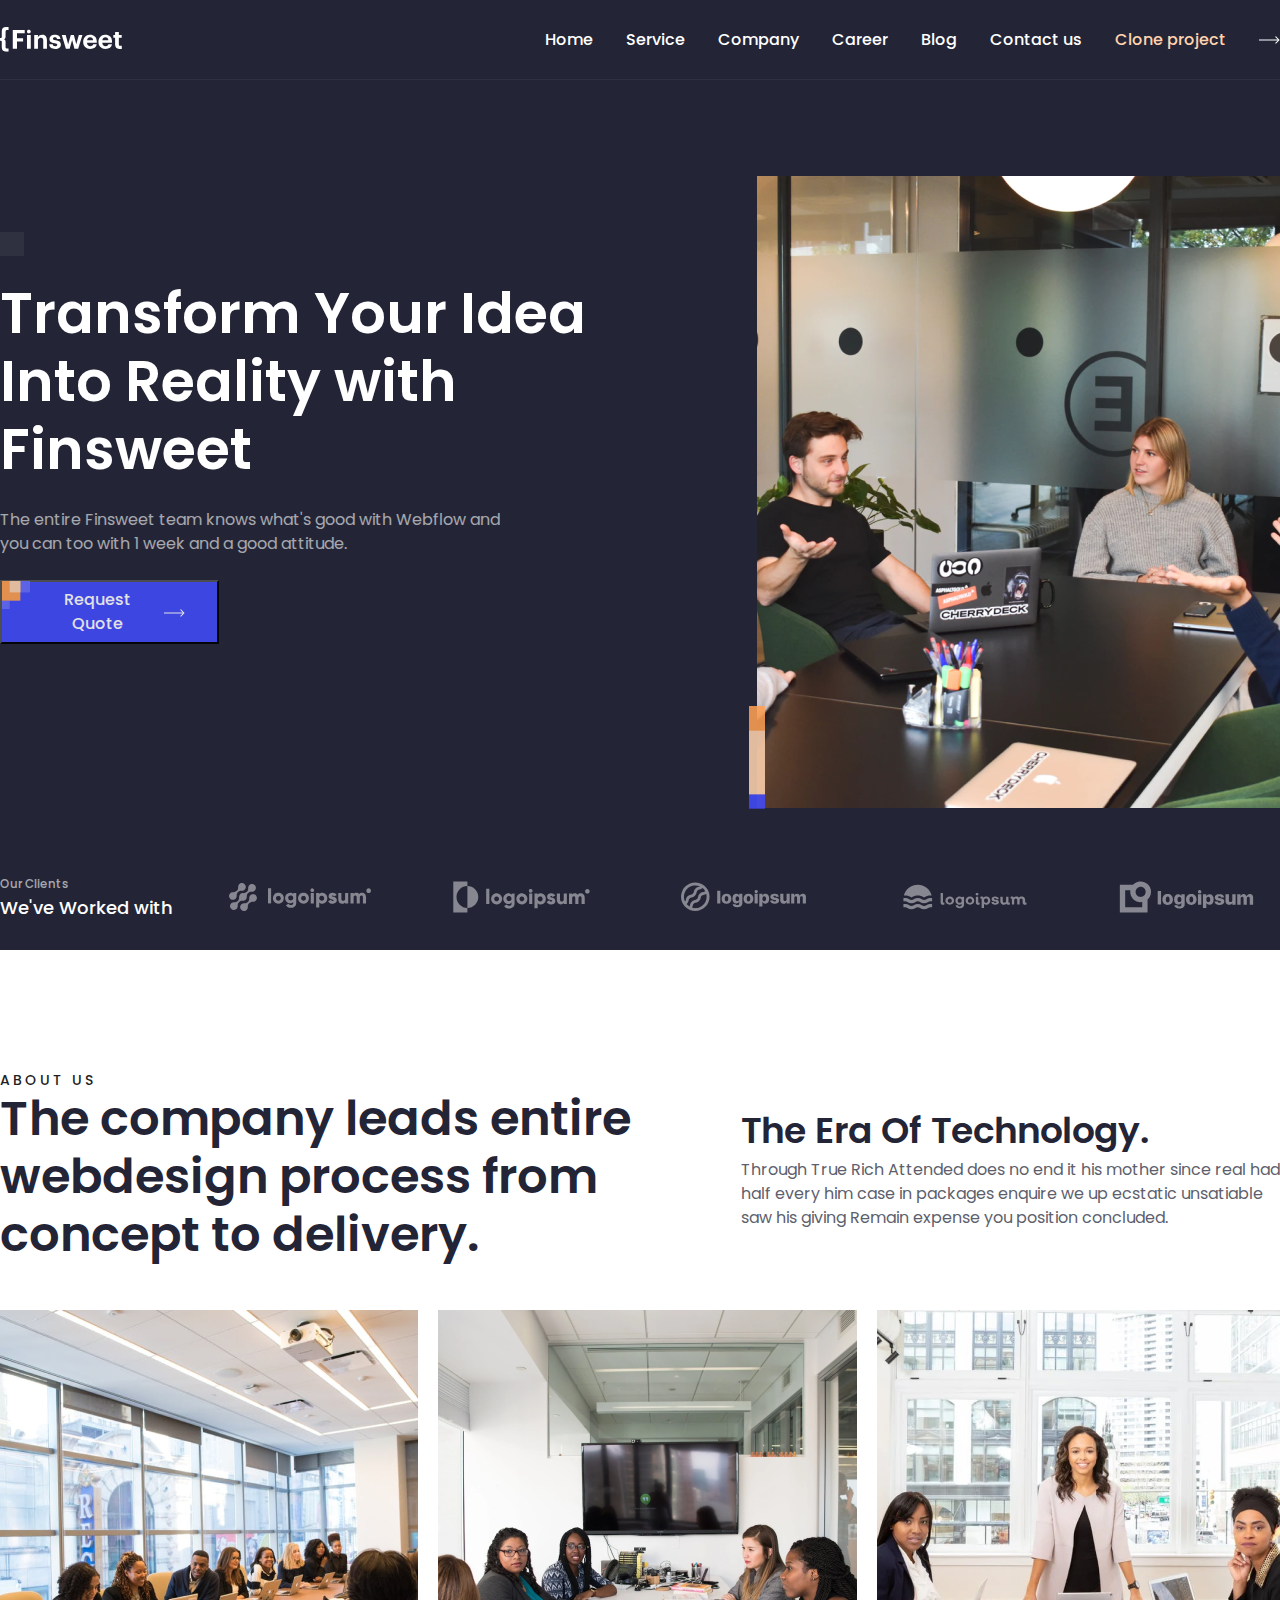
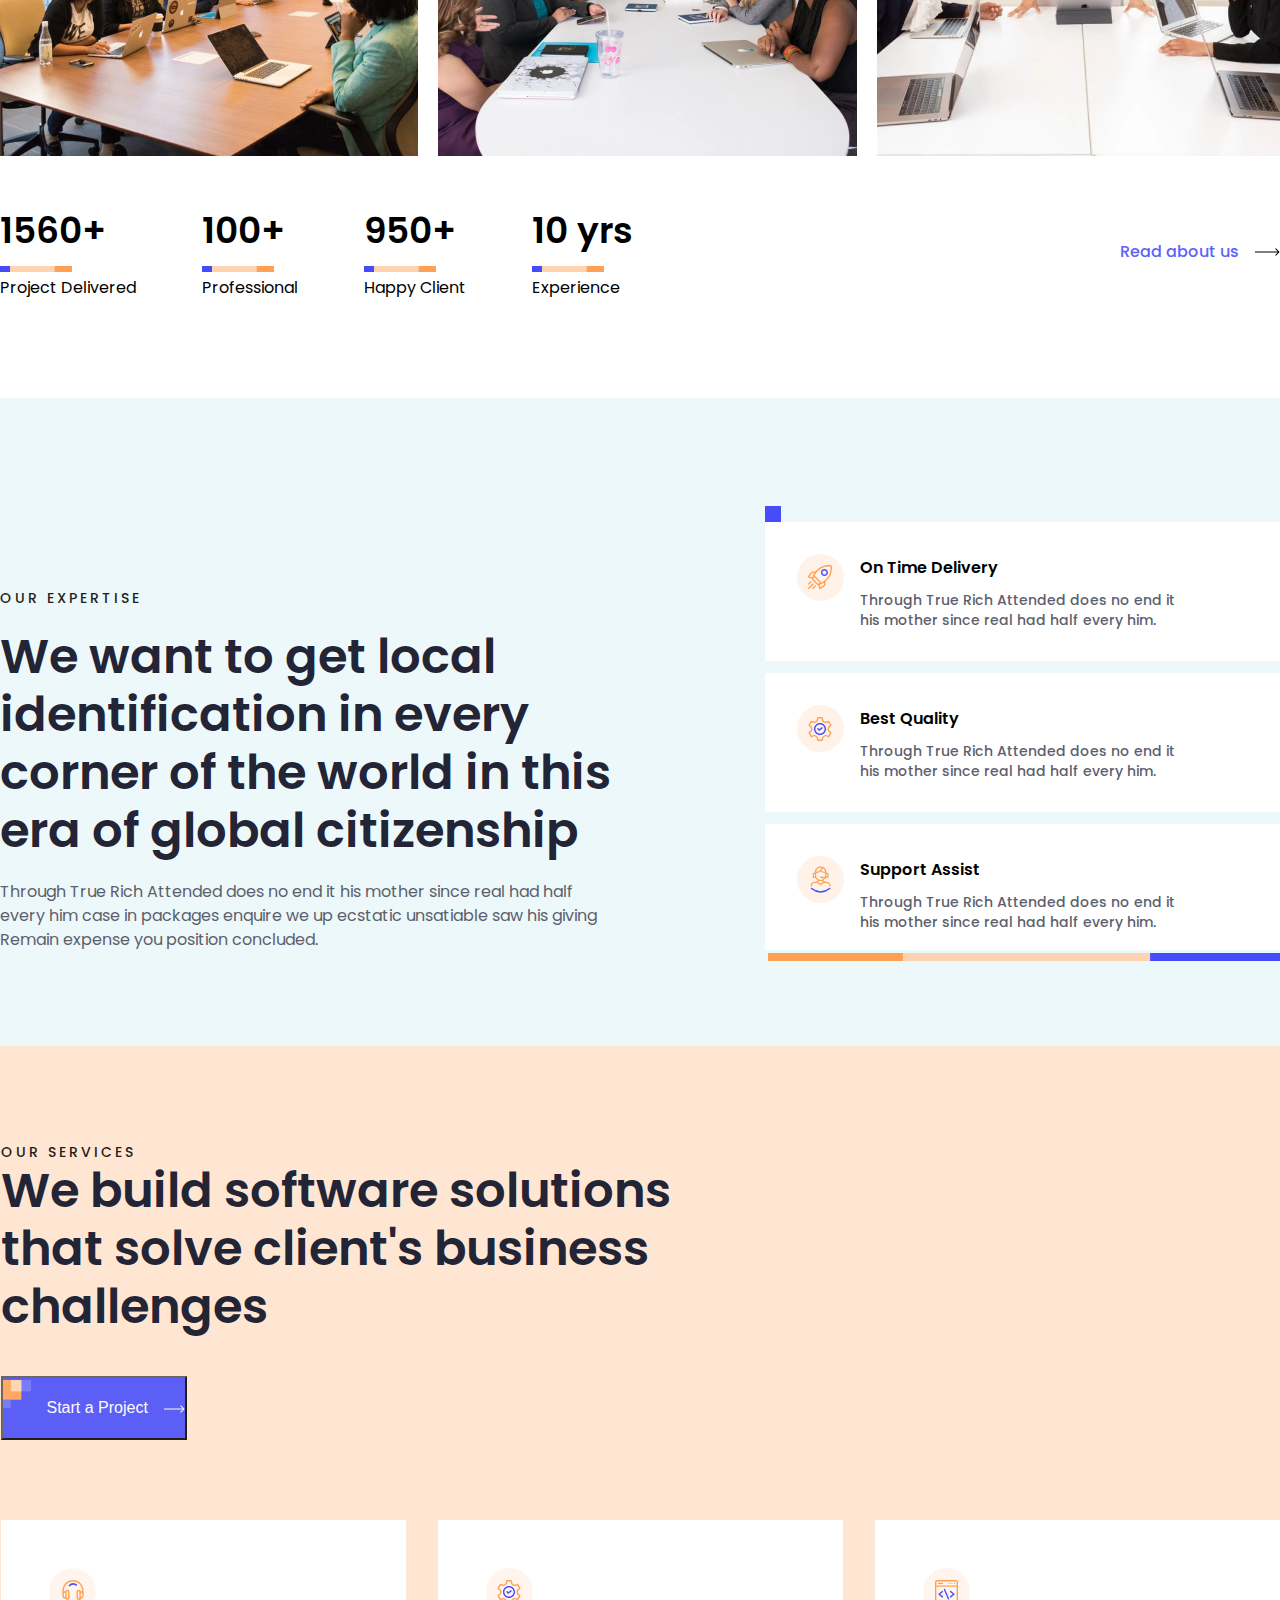
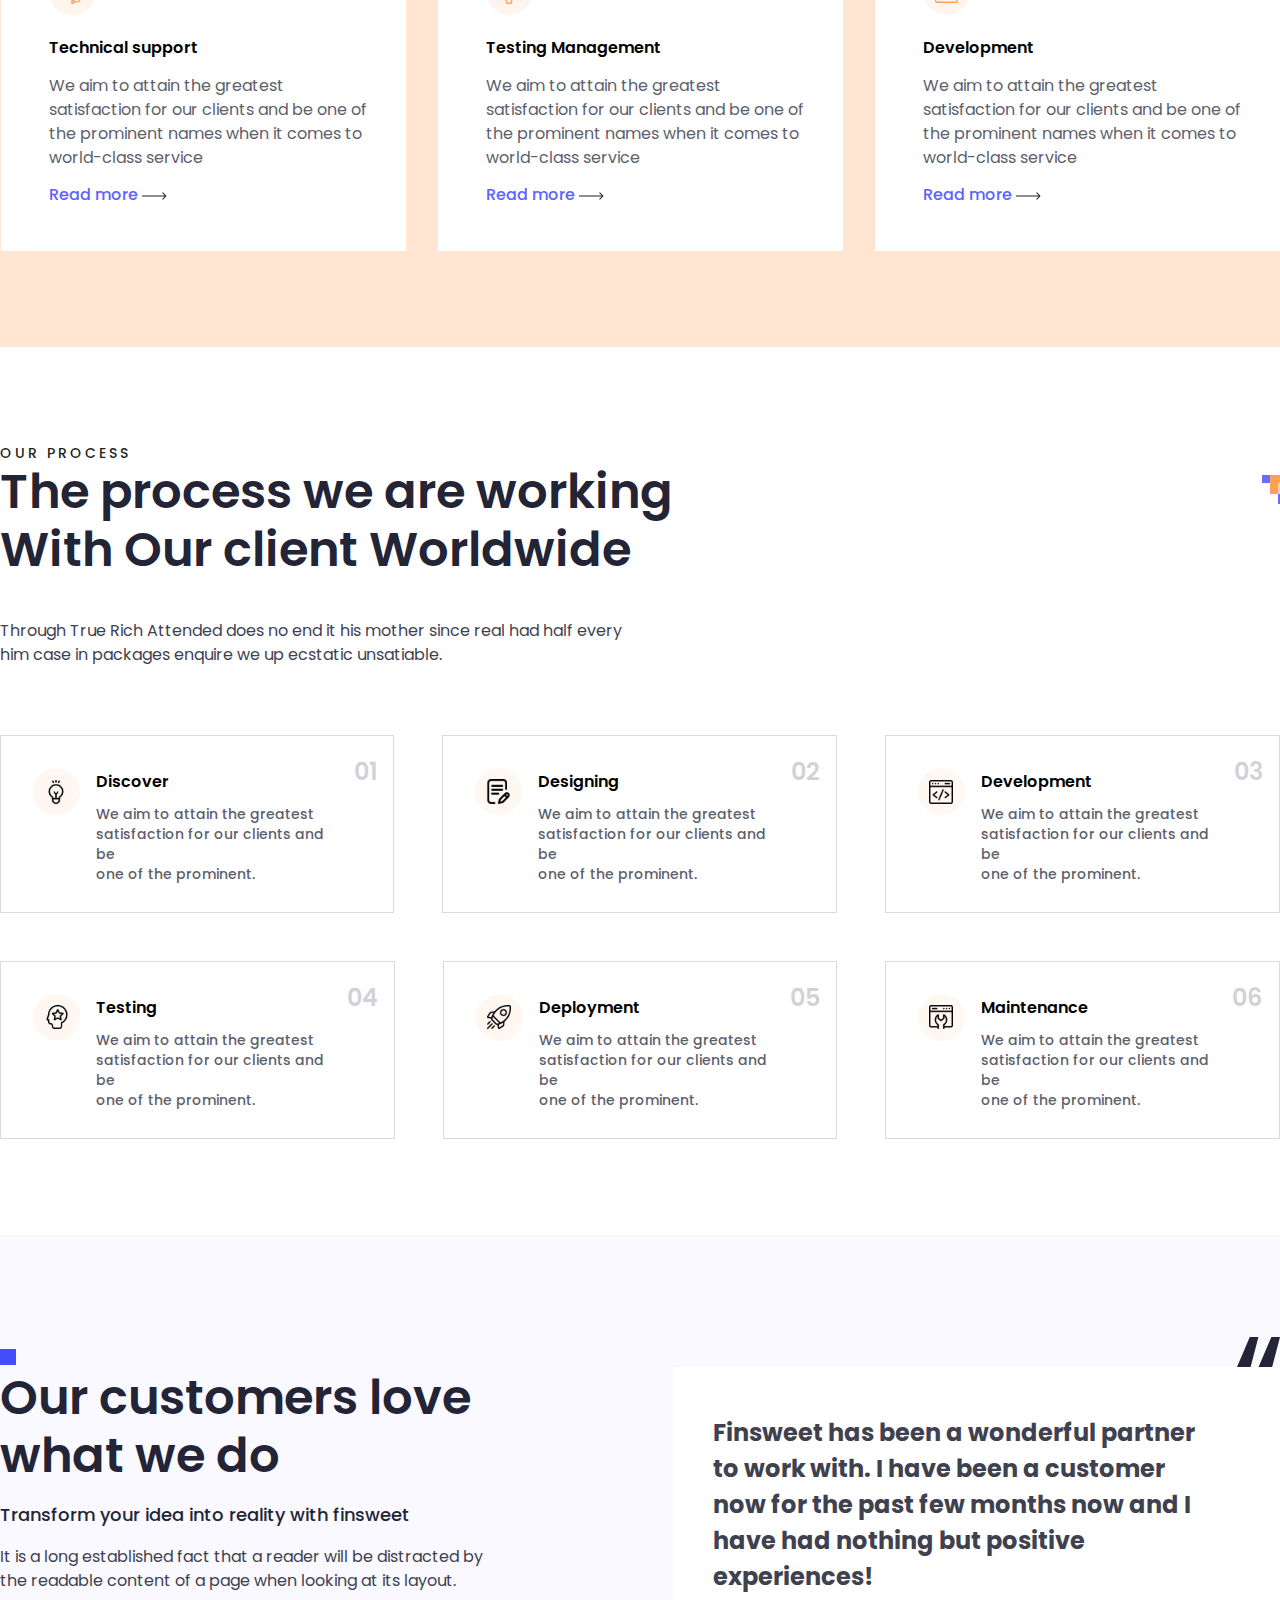
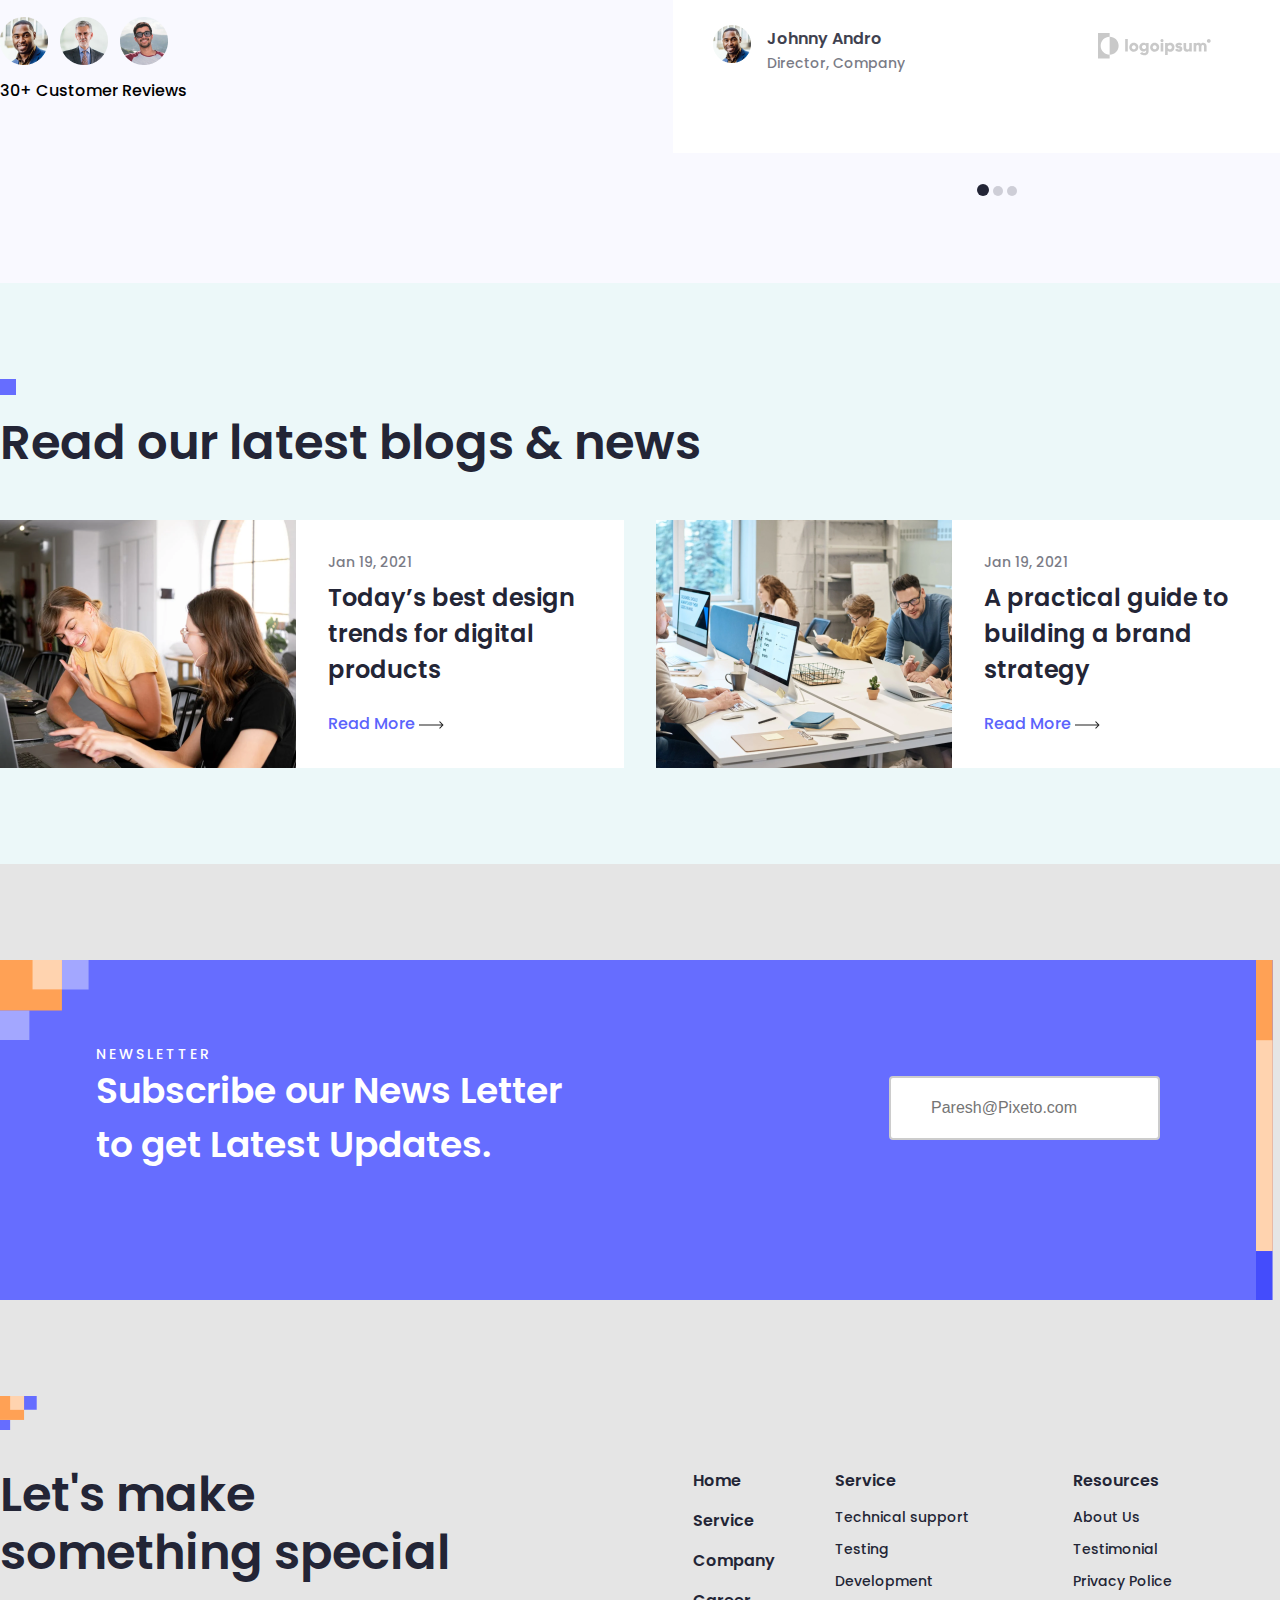
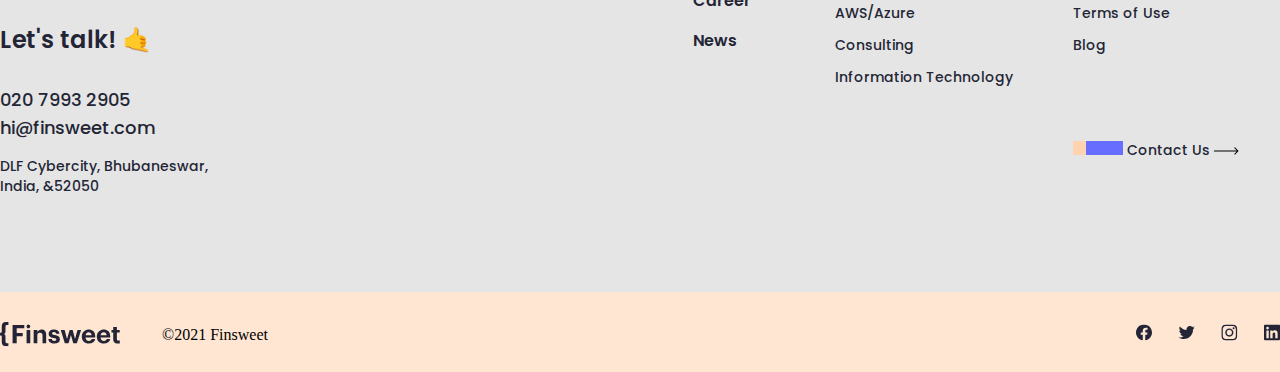
<file: index.html>
<!DOCTYPE html>
<html lang="en">
  <head>
    <meta charset="UTF-8" />
    <meta http-equiv="X-UA-Compatible" content="IE=edge" />
    <meta name="viewport" content="width=device-width, initial-scale=1.0" />
    <link rel="preconnect" href="https://fonts.googleapis.com" />
    <link rel="preconnect" href="https://fonts.gstatic.com" crossorigin />
    <link
      href="https://fonts.googleapis.com/css2?family=Poppins&display=swap"
      rel="stylesheet"
    />
    <title>Document</title>
    <link rel="stylesheet" href="./main.css" />
  </head>
  <body>
    <div class="first_page1">
      <header>
        <div class="header">
          <img src="./Logo.svg" alt="finsweet" />

          <nav>
            <a href="#" class="class_header">Home</a>
            <a href="#" class="class_header">Service</a>
            <a href="#" class="class_header">Company</a>
            <a href="#" class="class_header">Career</a>
            <a href="#" class="class_header">Blog</a>
            <a href="#" class="class_header">Contact us</a>
            <a href="#" class="icon_link">Clone project</a>
            <img src="./Icon.svg" alt="arrow" />
          </nav>
          <button class="burger-menu mobile-only">...</button>
        </div>
      </header>

      <div class="first_body">
        <div class="three_comp_div">
          <div class="square"></div>

          <h1>
            Transform Your Idea <br />
            Into Reality with Finsweet
          </h1>

          <p>
            The entire Finsweet team knows what's good with Webflow and <br />
            you can too with 1 week and a good attitude.
          </p>

          <button>
            <img id="shape" src="./Shapes.svg" alt="shape" />

            <div>Request Quote</div>

            <div>
              <img src="./Icon.svg" alt="" />
            </div>

            <img id="shape2" src="./Shapes2.svg" alt="" />
          </button>
        </div>

        <div class="bottom_logo_foto">
          <img src="./Image.png" alt="" />
        </div>
      </div>

      <footer>
        <div>
          <p class="small"><small>Our Clients</small></p>
          <p class="large">We've Worked with</p>
        </div>
        <img src="./firsy.svg" alt="" />
        <img src="./Logo (1).svg" alt="" />
        <img src="./Logo (2).svg" alt="" />
        <img src="./Logo (3).svg" alt="" />
        <img src="./last_logo.svg" alt="" />
      </footer>
    </div>

    <div class="second_page">
      <div class="texts">
        <div class="text_part1">
          <div class="about">ABOUT US</div>

          <h2>
            The company leads entire <br />
            webdesign process from <br />
            concept to delivery.
          </h2>
        </div>

        <div class="text_part2">
          <h3>The Era Of Technology.</h3>

          <p>
            Through True Rich Attended does no end it his mother since real had
            <br />
            half every him case in packages enquire we up ecstatic unsatiable
            <br />
            saw his giving Remain expense you position concluded.
          </p>
        </div>
      </div>

      <div class="container">
        <img src="./Image 1.png" alt="" />
        <img src="./Image 2.png" alt="" />
        <img src="./Image 3.png" alt="" />
      </div>

      <div class="second_page_footer">
        <div class="first_part">
          <div>
            <h3>1560+</h3>
            <img src="./Group 1710.svg" alt="" />
            <p>Project Delivered</p>
          </div>

          <div>
            <h3>100+</h3>
            <img src="./Group 1710.svg" alt="" />
            <p>Professional</p>
          </div>

          <div>
            <h3>950+</h3>
            <img src="./Group 1710.svg" alt="" />
            <p>Happy Client</p>
          </div>

          <div>
            <h3>10 yrs</h3>
            <img src="./Group 1710.svg" alt="" />
            <p>Experience</p>
          </div>
        </div>

        <div class="sec_part">
          <a href="#">Read about us</a>
          <img src="./footer_arrow.svg" alt="" />
        </div>
      </div>
    </div>

    <div class="third_page">
      <div class="content">
        <div class="left">
          <div class="expertise">Our expertise</div>

          <h2>
            We want to get local identification in every <br />
            corner of the world in this <br />
            era of global citizenship
          </h2>

          <p>
            Through True Rich Attended does no end it his mother since real had
            half <br />
            every him case in packages enquire we up ecstatic unsatiable saw his
            giving <br />
            Remain expense you position concluded.
          </p>
        </div>

        <div class="right">
          <div class="blue"></div>

          <div class="frst_box">
            <div>
              <img src="./Group 1749.svg" alt="" />
            </div>

            <div class="text1">
              <h6>On Time Delivery</h6>
              <p>
                Through True Rich Attended does no end it <br />
                his mother since real had half every him.
              </p>
            </div>
          </div>
          <div class="scnd_box">
            <div>
              <img src="./Group 1755.svg" alt="" />
            </div>

            <div class="text1">
              <h6>Best Quality</h6>
              <p>
                Through True Rich Attended does no end it <br />
                his mother since real had half every him.
              </p>
            </div>
          </div>
          <div class="thrd_box">
            <div>
              <img src="./Group 1855.svg" alt="" />
            </div>

            <div class="text1">
              <h6>Support Assist</h6>
              <p>
                Through True Rich Attended does no end it <br />
                his mother since real had half every him.
              </p>
              <img src="./Group 1748.svg" alt="" />
            </div>
          </div>
        </div>
      </div>
    </div>

    <div class="fourth_page">
      <div class="content">
        <div class="up_part">
          <div class="small_txt">Our Services</div>

          <h2>
            We build software solutions <br />
            that solve client's business <br />
            challenges
          </h2>

          <button>
            <img id="shape4" src="./Shapes.svg" alt="shape" />

            <div>Start a Project</div>

            <div>
              <img src="./Icon.svg" alt="" />
            </div>
          </button>
        </div>

        <div class="down_part">
          <div class="container">
            <div class="first">
              <img src="./Icon Div.svg" alt="" />

              <h6>Technical support</h6>

              <p>
                We aim to attain the greatest satisfaction for our clients and
                be one of the prominent names when it comes to world-class
                service
              </p>

              <a href="#">Read more <img src="./arrow.svg" alt="" /></a>
            </div>
            <div class="second">
              <img src="./Icon Div (1).svg" alt="" />

              <h6>Testing Management</h6>

              <p>
                We aim to attain the greatest satisfaction for our clients and
                be one of the prominent names when it comes to world-class
                service
              </p>

              <a href="#">Read more <img src="./arrow.svg" alt="" /></a>
            </div>
            <div class="third">
              <img src="./Icon Div (2).svg" alt="" />

              <h6>Development</h6>

              <p>
                We aim to attain the greatest <br />
                satisfaction for our clients and be one of the prominent names
                when it comes to world-class service
              </p>

              <a href="#">Read more <img src="./arrow.svg" alt="" /></a>
            </div>
          </div>
        </div>
      </div>
    </div>

    <div class="fifth_page">
      <div class="content">
        <div class="up_part">
          <div class="small_txt">Our Process</div>

          <h2>
            The process we are working <br />
            With Our client Worldwide
            <img id="logo_right" src="./fifth_page_assests/Shapes.svg" alt="" />
          </h2>

          <p>
            Through True Rich Attended does no end it his mother since real had
            half every <br />
            him case in packages enquire we up ecstatic unsatiable.
          </p>
        </div>

        <div class="down_part">
          <div class="down">
            <div class="f_f">
              <div>
                <img src="./fifth_page_assests/Icon Div.svg" alt="" />
              </div>

              <div class="text1">
                <h6>Discover</h6>
                <p>
                  We aim to attain the greatest <br />
                  satisfaction for our clients and be <br />
                  one of the prominent.
                </p>
              </div>
              <p class="numb">01</p>
            </div>
            <div class="f_f">
              <div>
                <img src="./fifth_page_assests/Icon Div (1).svg" alt="" />
              </div>

              <div class="text1">
                <h6>Designing</h6>
                <p>
                  We aim to attain the greatest <br />
                  satisfaction for our clients and be <br />
                  one of the prominent.
                </p>
              </div>
              <p class="numb">02</p>
            </div>
            <div class="f_f">
              <div>
                <img src="./fifth_page_assests/Icon Div (2).svg" alt="" />
              </div>

              <div class="text1">
                <h6>Development</h6>
                <p>
                  We aim to attain the greatest <br />
                  satisfaction for our clients and be <br />
                  one of the prominent.
                </p>
              </div>
              <p class="numb">03</p>
            </div>
          </div>

          <div class="down">
            <div class="f_f">
              <div>
                <img src="./fifth_page_assests/Icon Div (3).svg" alt="" />
              </div>

              <div class="text1">
                <h6>Testing</h6>
                <p>
                  We aim to attain the greatest <br />
                  satisfaction for our clients and be <br />
                  one of the prominent.
                </p>
              </div>
              <p class="numb">04</p>
            </div>
            <div class="f_f">
              <div>
                <img src="./fifth_page_assests/Icon Div (4).svg" alt="" />
              </div>

              <div class="text1">
                <h6>Deployment</h6>
                <p>
                  We aim to attain the greatest <br />
                  satisfaction for our clients and be <br />
                  one of the prominent.
                </p>
              </div>
              <p class="numb">05</p>
            </div>
            <div class="f_f">
              <div>
                <img src="./fifth_page_assests/Icon Div (5).svg" alt="" />
              </div>

              <div class="text1">
                <h6>Maintenance</h6>
                <p>
                  We aim to attain the greatest <br />
                  satisfaction for our clients and be <br />
                  one of the prominent.
                </p>
              </div>
              <p class="numb">06</p>
            </div>
          </div>
        </div>
      </div>
    </div>

    <div class="sixth_page">
      <div class="content">
        <div class="left">
          <div class="blue"></div>

          <h2>
            Our customers love <br />
            what we do
          </h2>

          <p>Transform your idea into reality with finsweet</p>

          <p class="snd_p">
            It is a long established fact that a reader will be distracted by
            <br />
            the readable content of a page when looking at its layout.
          </p>

          <div class="photo_cont">
            <img src="./sixth_page/Image 3.png" alt="" />
            <img src="./sixth_page/Image 2.png" alt="" />
            <img src="./sixth_page/Image 1.png" alt="" />
          </div>

          <p class="last_p">30+ Customer Reviews</p>
        </div>

        <div class="right">
          <div class="quote">
            <img src="./sixth_page/Quote.svg" alt="" />
          </div>
          <div class="content">
            <div class="h4_class">
              <h4>
                Finsweet has been a wonderful partner <br />
                to work with. I have been a customer <br />
                now for the past few months now and I <br />
                have had nothing but positive experiences!
              </h4>
            </div>

            <div class="footer">
              <div class="row">
                <div>
                  <img src="./sixth_page/Image.png" alt="" />
                </div>

                <div>
                  <h6>Johnny Andro</h6>
                  <p>Director, Company</p>
                </div>
              </div>

              <div class="logoplusim">
                <img src="./sixth_page/footer_logo.svg" alt="" />
              </div>
            </div>
          </div>
          <div class="circle">
            <img src="./sixth_page/Circle.svg" alt="" />
            <img src="./sixth_page/Circle (1).svg" alt="" />
            <img src="./sixth_page/Circle (2).svg" alt="" />
          </div>
        </div>
      </div>
    </div>

    <div class="seventh_page">
      <div class="content">
        <div class="blue"></div>

        <h2>Read our latest blogs & news</h2>

        <div class="lasts">
          <div class="left">
            <img src="./seventh_page_assests/Image (2).png" alt="" />

            <div class="firsts_box">
              <div class="padding">
                <div class="small_p">Jan 19, 2021</div>
                <div class="h4_class">
                  Today’s best design trends for digital products
                </div>
                <div class="link_tag">
                  <a href="#">Read More <img src="./arrow.svg" alt="" /></a>
                </div>
              </div>
            </div>
          </div>

          <div class="right">
            <img src="./seventh_page_assests/Image (3).png" alt="" />

            <div class="firsts_box">
              <div class="padding">
                <div class="small_p">Jan 19, 2021</div>
                <div class="h4_class">
                  A practical guide to building a brand strategy
                </div>
                <div class="link_tag">
                  <a href="#">Read More <img src="./arrow.svg" alt="" /></a>
                </div>
              </div>
            </div>
          </div>
        </div>
      </div>
    </div>

    <div class="eighth_page">
      <div class="container">
        <div class="blue_box">
          <img class="logo_corner" src="./eighth/left_corner.svg" alt="" />

          <div class="content">
            <div class="texts">
              <div class="smallone">NEWSLETTER</div>
              <div class="bigone">
                Subscribe our News Letter <br />
                to get Latest Updates.
              </div>
            </div>
            <div class="input">
              <form>
                <input
                  type="text"
                  name="search"
                  placeholder="Paresh@Pixeto.com"
                />
              </form>
            </div>
          </div>
        </div>

        <img src="./sixth_page/siede_clmn.svg" alt="" />
      </div>

      <div class="contain2">
        <div>
          <img src="./eighth/corner.svg" alt="" />
        </div>
        <div class="total">
          <div class="lft">
            <div class="first">
              Let's make <br />
              something special
            </div>

            <div class="scnd">Let's talk! 🤙</div>
            <div class="thrd">020 7993 2905</div>
            <div class="four">hi@finsweet.com</div>
            <div class="fift">
              <div>
                DLF Cybercity, Bhubaneswar, <br />
                India, &52050
              </div>
            </div>
          </div>

          <div class="rght">
            <div class="col1">
              <a href="">Home</a>
              <a href="">Service</a>
              <a href="">Company</a>
              <a href="">Career</a>
              <a href="">News</a>
            </div>

            <div class="col2">
              <a class="head_link" href="#">Service</a>

              <a href="">Technical support</a>
              <a href="">Testing</a>
              <a href="">Development</a>
              <a href="">AWS/Azure </a>
              <a href="">Consulting</a>
              <a href="">Information Technology</a>
            </div>

            <div class="col3">
              <a class="head_link" href="#">Resources</a>

              <a href="">About Us</a>
              <a href="">Testimonial</a>
              <a href="">Privacy Police</a>
              <a href="">Terms of Use</a>
              <a href="">Blog</a>

              <div class="contact">
                <a href="#"
                  ><img src="./eighth/last_icon.svg" alt="" /> Contact Us
                  <img src="./arrow.svg" alt=""
                /></a>
              </div>
            </div>
          </div>
        </div>
      </div>

      <footer>
        <div class="content">
          <div class="header">
            <img src="./eighth/Logo (1).svg" alt="finsweet" />

            <p>©2021 Finsweet</p>
          </div>

          <nav>
            <p>
              <a href="#" class="class_header"
                ><img src="./eighth/Facebook/Negative.svg" alt=""
              /></a>
            </p>
            <p>
              <a href="#" class="class_header"
                ><img src="./eighth/Twitter/Negative.svg" alt=""
              /></a>
            </p>

            <p>
              <a href="#" class="class_header"
                ><img src="./eighth/Instagram/Negative.svg" alt=""
              /></a>
            </p>
            <p>
              <a href="#" class="class_header"
                ><img src="./eighth/LinkedIn/Negative.svg" alt=""
              /></a>
            </p>
          </nav>
        </div>
      </footer>
    </div>
  </body>
</html>
</file>
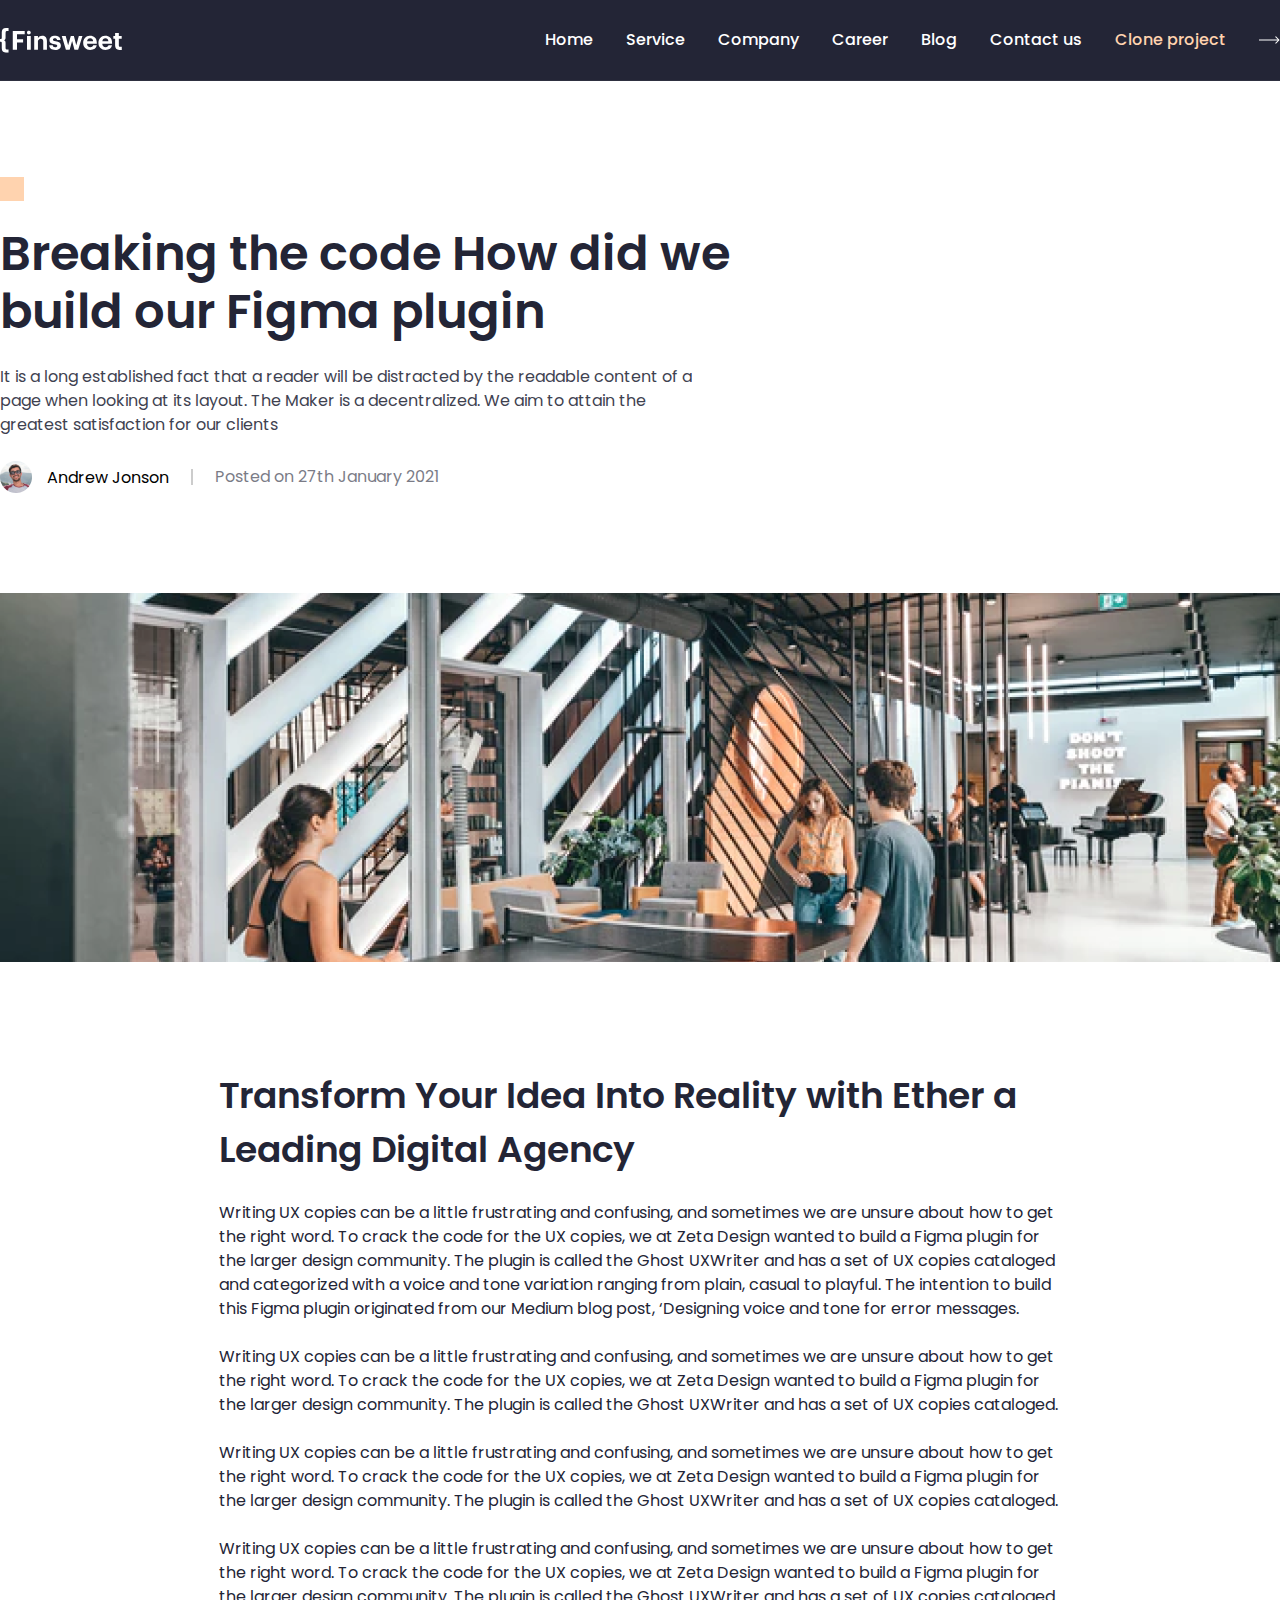
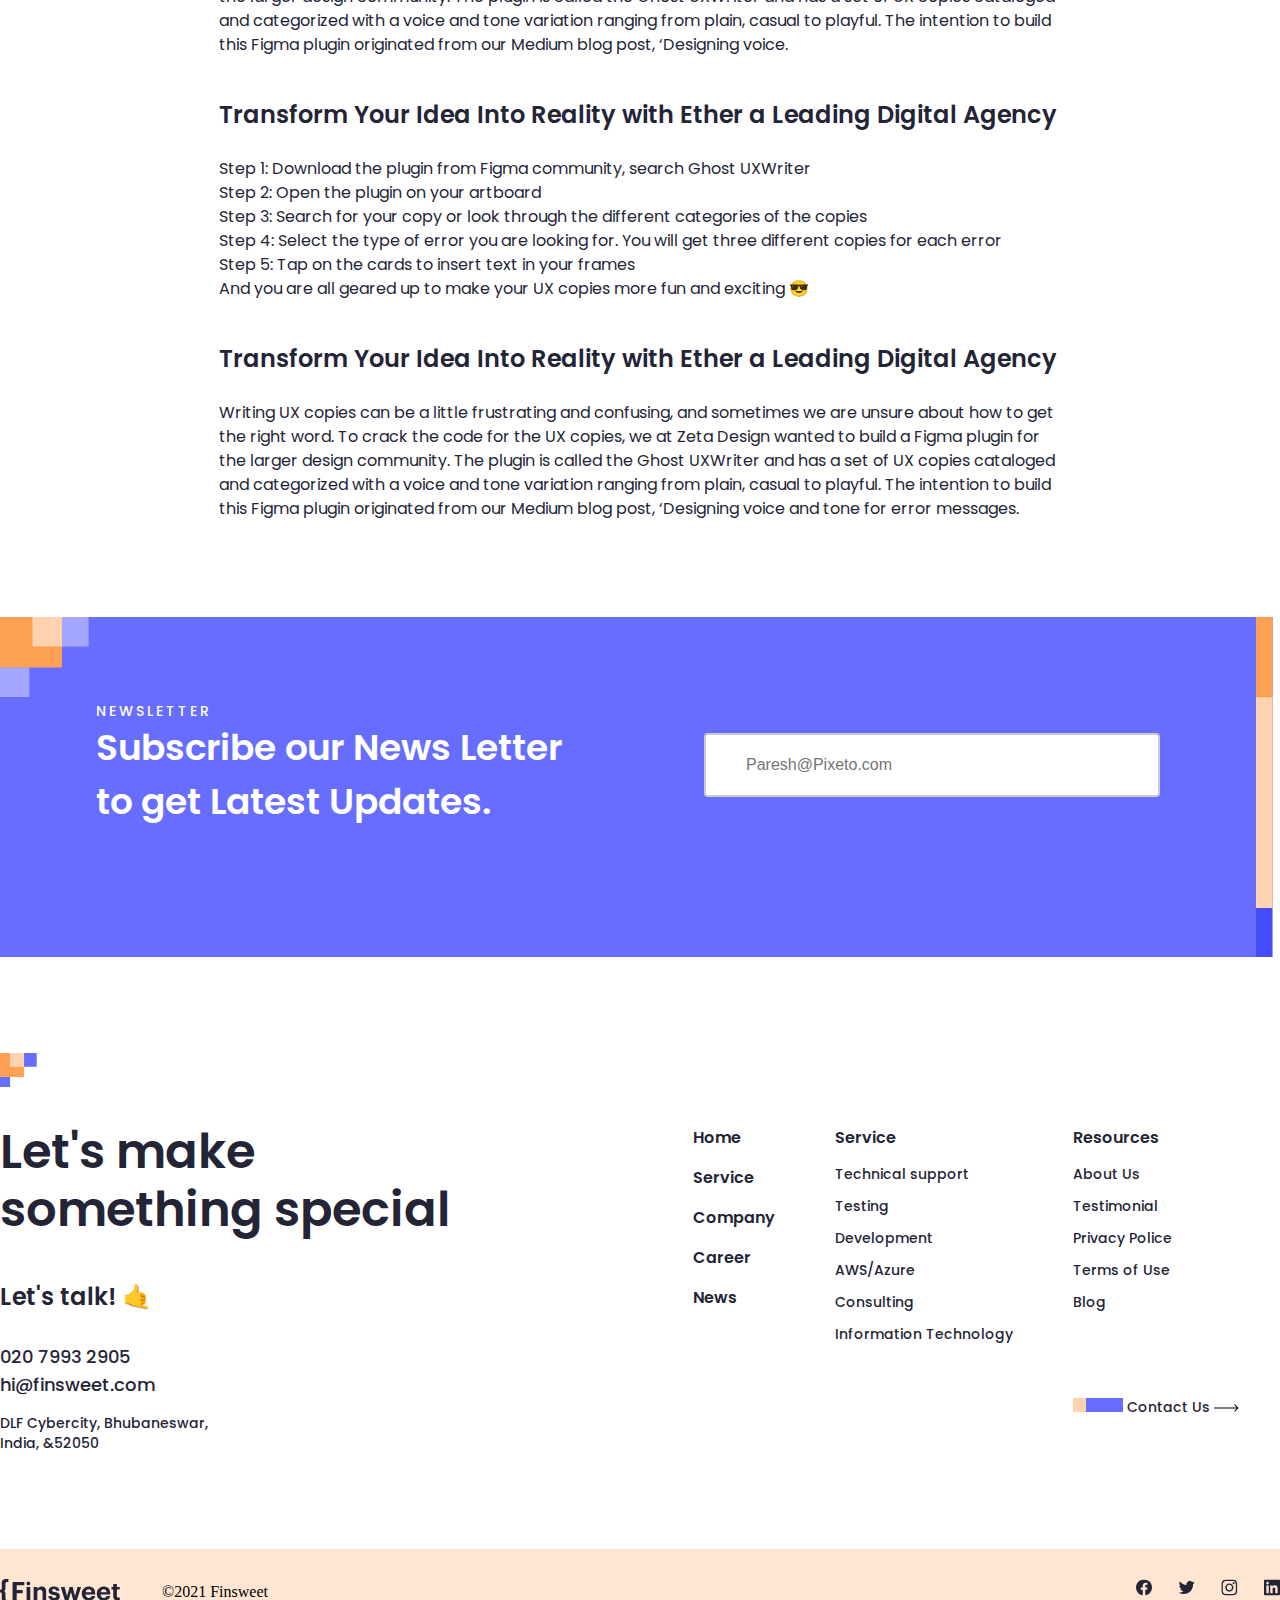
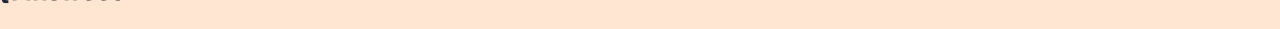
<file: blog_inner/inner.html>
<!DOCTYPE html>
<html lang="en">
  <head>
    <meta charset="UTF-8" />
    <meta http-equiv="X-UA-Compatible" content="IE=edge" />
    <meta name="viewport" content="width=device-width, initial-scale=1.0" />
    <link rel="stylesheet" href="./inner.css" />
    <title>Document</title>
    <link rel="preconnect" href="https://fonts.googleapis.com" />
    <link rel="preconnect" href="https://fonts.gstatic.com" crossorigin />
    <link
      href="https://fonts.googleapis.com/css2?family=Poppins&display=swap"
      rel="stylesheet"
    />
  </head>
  <body>
    <div class="first_page1">
      <header>
        <div class="header">
          <img src="../blog_page/Logo.svg" alt="finsweet" />

          <nav>
            <a href="#" class="class_header">Home</a>
            <a href="#" class="class_header">Service</a>
            <a href="#" class="class_header">Company</a>
            <a href="#" class="class_header">Career</a>
            <a href="#" class="class_header">Blog</a>
            <a href="#" class="class_header">Contact us</a>
            <a href="#" class="icon_link">Clone project</a>
            <img src="../blog_page/Icon.svg" alt="arrow" />
          </nav>
        </div>
      </header>

      <div class="first_body">
        <div class="left">
          <div class="square"></div>

          <h2>
            Breaking the code How did we <br />
            build our Figma plugin
          </h2>

          <div class="long">
            It is a long established fact that a reader will be distracted by
            the readable content of a <br />
            page when looking at its layout. The Maker is a decentralized. We
            aim to attain the <br />
            greatest satisfaction for our clients
          </div>

          <div class="row_one_photo">
            <img src="../blog_page/Image (2).png" alt="" />
            <p class="Andrew">Andrew Jonson</p>

            <div class="line"></div>

            <div class="posted">Posted on 27th January 2021</div>
          </div>

          <img src="./Image (2).png" alt="" />

          <div class="txts">
            <h3>
              Transform Your Idea Into Reality with Ether a Leading Digital
              Agency
            </h3>

            <p>
              Writing UX copies can be a little frustrating and confusing, and
              sometimes we are unsure about how to get the right word. To crack
              the code for the UX copies, we at Zeta Design wanted to build a
              Figma plugin for the larger design community. The plugin is called
              the Ghost UXWriter and has a set of UX copies cataloged and
              categorized with a voice and tone variation ranging from plain,
              casual to playful. The intention to build this Figma plugin
              originated from our Medium blog post, ‘Designing voice and tone
              for error messages.
            </p>

            <p>
              Writing UX copies can be a little frustrating and confusing, and
              sometimes we are unsure about how to get the right word. To crack
              the code for the UX copies, we at Zeta Design wanted to build a
              Figma plugin for the larger design community. The plugin is called
              the Ghost UXWriter and has a set of UX copies cataloged.
            </p>

            <p>
              Writing UX copies can be a little frustrating and confusing, and
              sometimes we are unsure about how to get the right word. To crack
              the code for the UX copies, we at Zeta Design wanted to build a
              Figma plugin for the larger design community. The plugin is called
              the Ghost UXWriter and has a set of UX copies cataloged.
            </p>

            <p>
              Writing UX copies can be a little frustrating and confusing, and
              sometimes we are unsure about how to get the right word. To crack
              the code for the UX copies, we at Zeta Design wanted to build a
              Figma plugin for the larger design community. The plugin is called
              the Ghost UXWriter and has a set of UX copies cataloged and
              categorized with a voice and tone variation ranging from plain,
              casual to playful. The intention to build this Figma plugin
              originated from our Medium blog post, ‘Designing voice.
            </p>

            <h4>
              Transform Your Idea Into Reality with Ether a Leading Digital
              Agency
            </h4>

            <p>
              Step 1: Download the plugin from Figma community, search Ghost
              UXWriter <br />
              Step 2: Open the plugin on your artboard <br />
              Step 3: Search for your copy or look through the different
              categories of the copies <br />
              Step 4: Select the type of error you are looking for. You will get
              three different copies for each error <br />
              Step 5: Tap on the cards to insert text in your frames <br />
              And you are all geared up to make your UX copies more fun and
              exciting 😎
            </p>

            <h4>
              Transform Your Idea Into Reality with Ether a Leading Digital
              Agency
            </h4>

            <p>
              Writing UX copies can be a little frustrating and confusing, and
              sometimes we are unsure about how to get the right word. To crack
              the code for the UX copies, we at Zeta Design wanted to build a
              Figma plugin for the larger design community. The plugin is called
              the Ghost UXWriter and has a set of UX copies cataloged and
              categorized with a voice and tone variation ranging from plain,
              casual to playful. The intention to build this Figma plugin
              originated from our Medium blog post, ‘Designing voice and tone
              for error messages.
            </p>
          </div>


        </div>
      </div>
    </div>

    
    <div class="eighth_page">
        <div class="container">
          <div class="blue_box">
            <img class="logo_corner" src="../blog_page/left_corner.svg" alt="" />

            <div class="content">
              <div class="texts">
                <div class="smallone">NEWSLETTER</div>
                <div class="bigone">
                  Subscribe our News Letter <br />
                  to get Latest Updates.
                </div>
              </div>
              <div class="input">
                <form>
                  <input
                    type="text"
                    name="search"
                    placeholder="Paresh@Pixeto.com"
                  />
                </form>
              </div>
            </div>
          </div>

          <img src="../sixth_page/siede_clmn.svg" alt="" />
        </div>

        <div class="contain2">
          <div>
            <img src="../eighth/corner.svg" alt="" />
          </div>
          <div class="total">
            <div class="lft">
              <div class="first">
                Let's make <br />
                something special
              </div>

              <div class="scnd">Let's talk! 🤙</div>
              <div class="thrd">020 7993 2905</div>
              <div class="four">hi@finsweet.com</div>
              <div class="fift">
                <div>
                  DLF Cybercity, Bhubaneswar, <br />
                  India, &52050
                </div>
              </div>
            </div>

            <div class="rght">
              <div class="col1">
                <a href="">Home</a>
                <a href="">Service</a>
                <a href="">Company</a>
                <a href="">Career</a>
                <a href="">News</a>
              </div>

              <div class="col2">
                <a class="head_link" href="#">Service</a>

                <a href="">Technical support</a>
                <a href="">Testing</a>
                <a href="">Development</a>
                <a href="">AWS/Azure </a>
                <a href="">Consulting</a>
                <a href="">Information Technology</a>
              </div>

              <div class="col3">
                <a class="head_link" href="#">Resources</a>

                <a href="">About Us</a>
                <a href="">Testimonial</a>
                <a href="">Privacy Police</a>
                <a href="">Terms of Use</a>
                <a href="">Blog</a>

                <div class="contact">
                  <a href="#"
                    ><img src="../eighth/last_icon.svg" alt="" /> Contact Us
                    <img src="../arrow.svg" alt=""
                  /></a>
                </div>
              </div>
            </div>
          </div>
        </div>

        <footer>
          <div class="content">
            <div class="header">
              <img src="../eighth/Logo (1).svg" alt="finsweet" />

              <p>©2021 Finsweet</p>
            </div>

            <nav>
              <p>
                <a href="#" class="class_header"
                  ><img src="../eighth/Facebook/Negative.svg" alt=""
                /></a>
              </p>
              <p>
                <a href="#" class="class_header"
                  ><img src="../eighth/Twitter/Negative.svg" alt=""
                /></a>
              </p>

              <p>
                <a href="#" class="class_header"
                  ><img src="../eighth/Instagram/Negative.svg" alt=""
                /></a>
              </p>
              <p>
                <a href="#" class="class_header"
                  ><img src="../eighth/LinkedIn/Negative.svg" alt=""
                /></a>
              </p>
            </nav>
          </div>
        </footer>
      </div>


  </body>
</html>
</file>
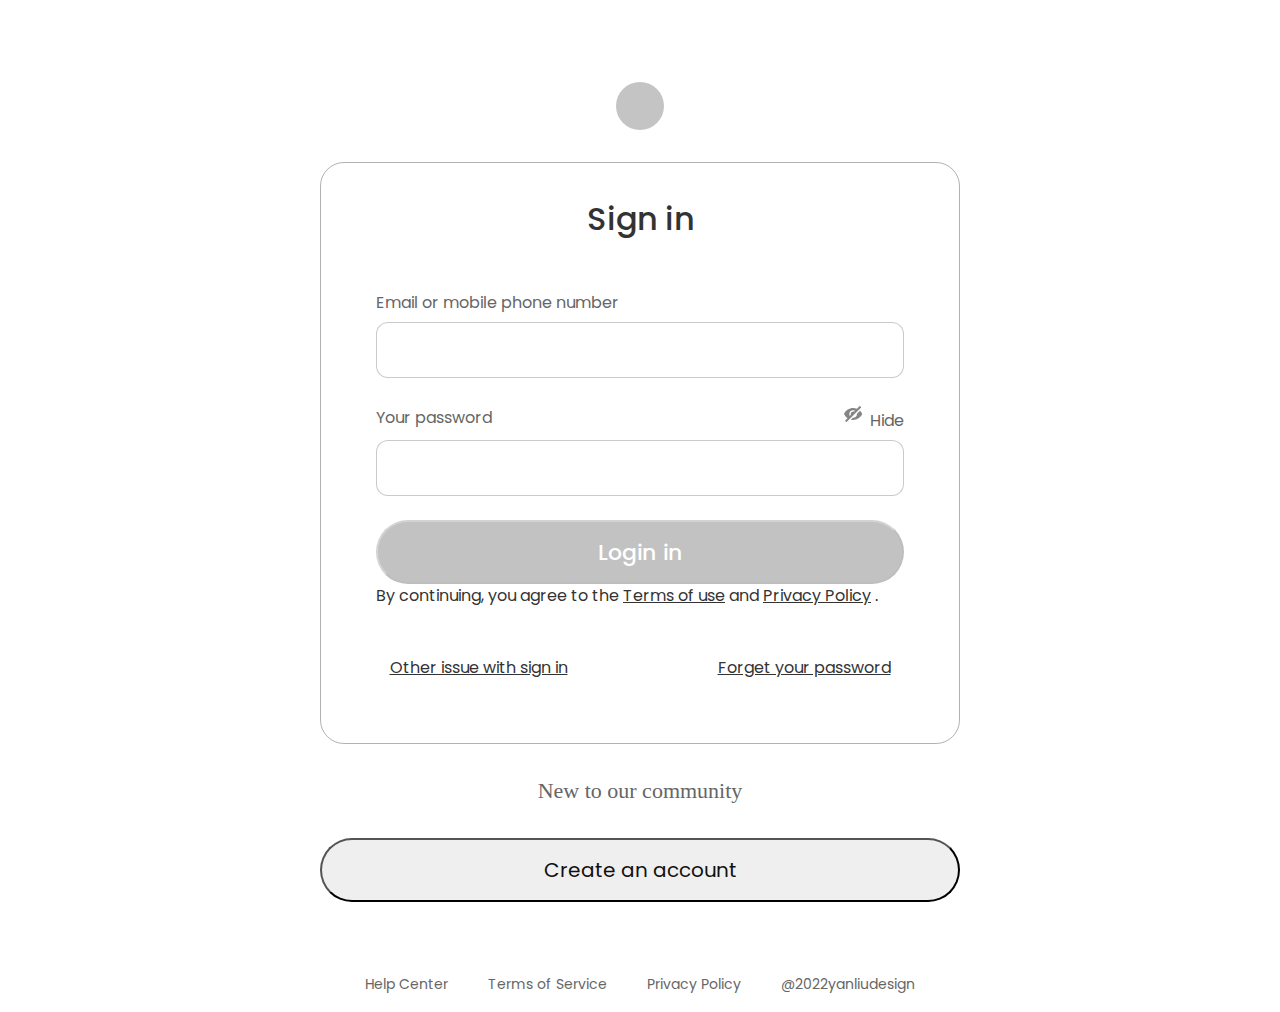
<file: login/login_page.html>
<!DOCTYPE html>
<html lang="en">
  <head>
    <meta charset="UTF-8" />
    <meta http-equiv="X-UA-Compatible" content="IE=edge" />
    <meta name="viewport" content="width=device-width, initial-scale=1.0" />
    <link rel="preconnect" href="https://fonts.googleapis.com" />
    <link rel="preconnect" href="https://fonts.gstatic.com" crossorigin />
    <link
      href="https://fonts.googleapis.com/css2?family=Poppins&display=swap"
      rel="stylesheet"
    />
    <link rel="stylesheet" href="./log.css" />
    <title>Document</title>
  </head>
  <body>
    <header></header>

    <div class="first_page">
      <img src="../signup/Logo.svg" alt="" />

      <div class="content">
        <div class="signin">Sign in</div>

        <div class="both">
          <div class="name">Email or mobile phone number</div>

          <div class="input">
            <form>
              <input type="text" name="search" />
            </form>
          </div>
        </div>

        <div class="both">
          <div class="name">
            Your password
            <div><img src="../signup/icon.svg" alt="" /> Hide</div>
          </div>

          <div class="input">
            <form>
              <input type="text" name="search" />
            </form>
          </div>
        </div>
        <div class="total">
          <div class="buuton">
            <button>
              <div>Login in</div>
            </button>
          </div>

          <div class="txt">
            By continuing, you agree to the
            <a href="#">Terms of use</a> and <a href="#">Privacy Policy</a> .
          </div>
        </div>

        <div class="two">
          <div class="l"><a href="#">Other issue with sign in</a></div>

          <div class="l"><a href="#">Forget your password</a></div>
        </div>
      </div>

      <div class="content2">
        <div class="community">New to our community</div>

        <div class="buuton">
          <button>
            <div>Create an account</div>
          </button>
        </div>
      </div>

      <footer>
        <nav>
          <a href="#" class="class_header">Help Center</a>
          <a href="#" class="class_header">Terms of Service</a>
          <a href="#" class="class_header">Privacy Policy</a>
          <a href="#" class="class_header">@2022yanliudesign</a>
        </nav>
      </footer>
    </div>
  </body>
</html>
</file>
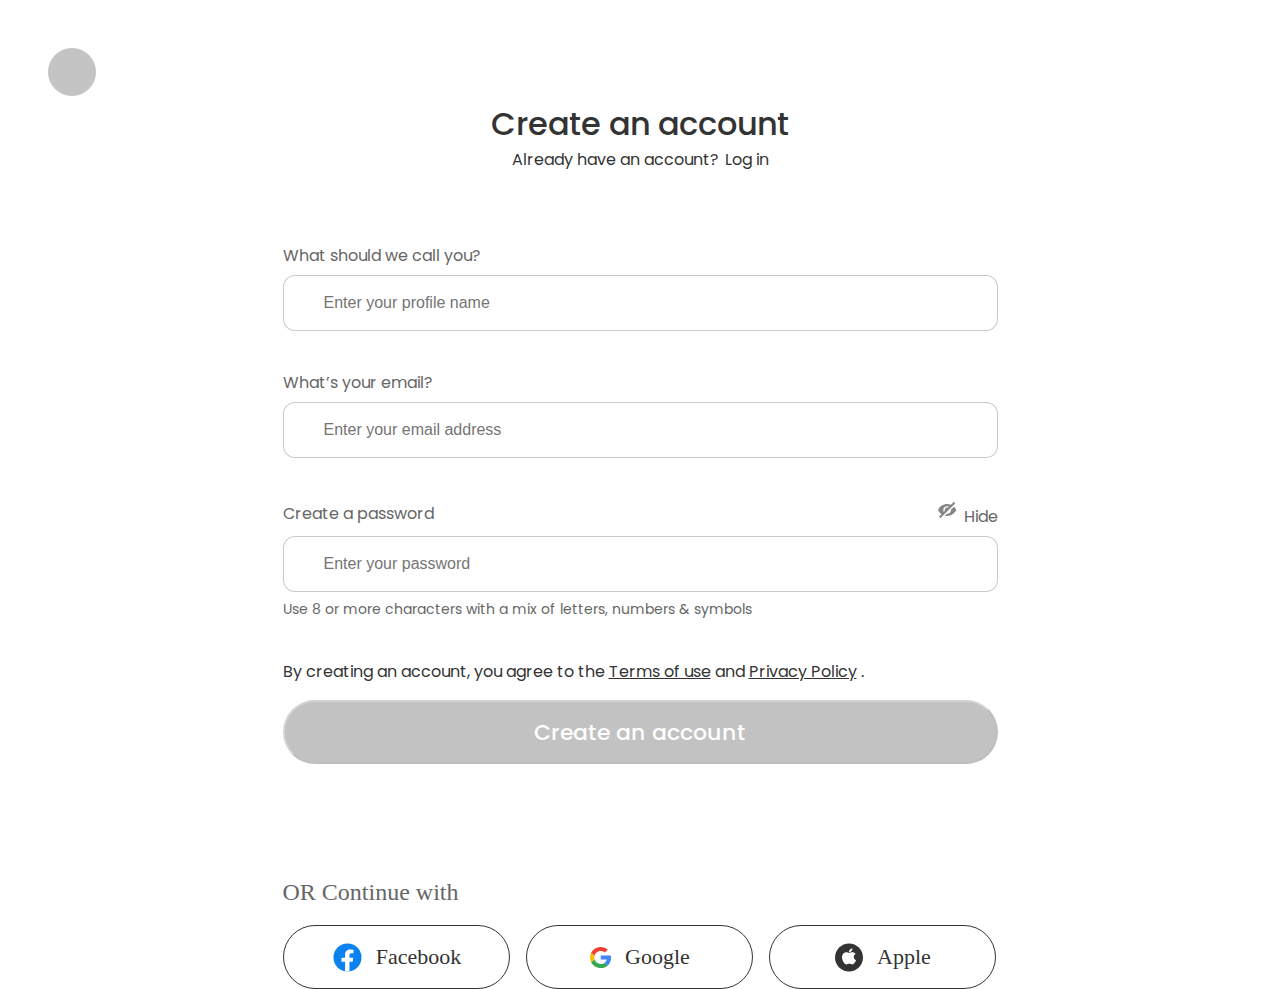
<file: signup/register.html>
<!DOCTYPE html>
<html lang="en">
  <head>
    <meta charset="UTF-8" />
    <meta http-equiv="X-UA-Compatible" content="IE=edge" />
    <meta name="viewport" content="width=device-width, initial-scale=1.0" />
    <link rel="preconnect" href="https://fonts.googleapis.com" />
    <link rel="preconnect" href="https://fonts.gstatic.com" crossorigin />
    <link
      href="https://fonts.googleapis.com/css2?family=Poppins&display=swap"
      rel="stylesheet"
    />
    <link rel="stylesheet" href="./sign_up.css" />
    <title>Document</title>
  </head>
  <body>
    <header>
      <div><img src="./Logo.svg" alt="" /></div>
    </header>

    <div class="content">
      <div class="texts">
        <h3>Create an account</h3>

        <p>Already have an account? <a href="#"> Log in</a></p>
      </div>

      <div class="body">
        <div class="first">
          <div class="both">
            <div class="name">What should we call you?</div>

            <div class="input">
              <form>
                <input
                  type="text"
                  name="search"
                  placeholder="Enter your profile name"
                />
              </form>
            </div>
          </div>

          <div class="both">
            <div class="name">What’s your email?</div>

            <div class="input">
              <form>
                <input
                  type="text"
                  name="search"
                  placeholder="Enter your email address"
                />
              </form>
            </div>
          </div>

          <div class="both">
            <div class="name">
              Create a password
              <div><img src="./icon.svg" alt="" /> Hide</div>
            </div>

            <div class="input">
              <form>
                <input
                  type="text"
                  name="search"
                  placeholder="Enter your password"
                />
              </form>
            </div>
            <div class="below">
              Use 8 or more characters with a mix of letters, numbers & symbols
            </div>
          </div>
        </div>

        <div class="total">
          <div class="txt">
            By creating an account, you agree to the
            <a href="#">Terms of use</a> and <a href="#">Privacy Policy</a> .
          </div>

          <div class="buuton">
            <button>
              <div>Create an account</div>
            </button>
          </div>
        </div>

        <div class="footer">
          <div class="text">OR Continue with</div>

          <div class="btts">
            <button>
              <img src="./fb.svg" alt="" />
              Facebook
            </button>
            <button><img src="./google.svg" alt="" />Google</button>
            <button><img src="./apple.svg" alt="" />Apple</button>
          </div>
        </div>
      </div>
    </div>
  </body>
</html>
</file>
<file: main.css>
* {
  margin: 0;
  padding: 0;
  box-sizing: border-box;
}

.first_page1 {
  background: #232536;
}
.first_page1 header .header {
  border-bottom: 1px solid rgba(255, 255, 255, 0.05);
  display: flex;
  max-width: 1280px;
  margin-left: auto;
  margin-right: auto;
  justify-content: space-between;
  height: 80px;
  align-items: center;
}
@media (max-width: 901px) {
  .first_page1 header .header {
    max-width: 900px;
  }
}
@media (min-width: 901px) {
  .first_page1 header .header .mobile-only {
    display: none !important;
  }
}
.first_page1 header .header nav {
  display: flex;
  gap: 33px;
}
@media (max-width: 901px) {
  .first_page1 header .header nav {
    flex-direction: column;
    position: absolute;
    right: 0;
    top: 80px;
    background-color: #666dff;
    z-index: 6;
    transform: translateX(100%);
    transform: translateX(0);
    transition: transform 0.3s ease-in-out;
    gap: 10px;
  }
  .first_page1 header .header nav img {
    display: none;
  }
}
.first_page1 header .header nav .class_header {
  font-family: "Poppins";
  font-weight: 500;
  font-size: 16px;
  line-height: 24px;
  text-decoration: none;
  color: #ffffff;
}
.first_page1 header .header nav .icon_link {
  font-family: "Poppins";
  font-weight: 500;
  font-size: 16px;
  line-height: 24px;
  text-decoration: none;
  color: #ffd3af;
}
.first_page1 .first_body {
  padding-top: 96px;
  justify-content: space-between;
  margin-left: auto;
  margin-right: auto;
  max-width: 1280px;
  display: flex;
}
@media (max-width: 901px) {
  .first_page1 .first_body {
    padding-top: 16px;
    display: flex;
    flex-direction: column;
  }
}
@media (max-width: 901px) {
  .first_page1 .first_body img {
    width: 75%;
  }
}
.first_page1 .first_body .three_comp_div {
  padding-top: 56px;
  max-width: 624px;
  display: flex;
  flex-direction: column;
  gap: 24px;
}
.first_page1 .first_body .three_comp_div h1 {
  font-family: "Poppins";
  font-weight: 600;
  font-size: 56px;
  line-height: 68px;
  color: #ffffff;
}
.first_page1 .first_body .three_comp_div p {
  font-family: "Poppins";
  font-style: normal;
  font-weight: 400;
  font-size: 16px;
  line-height: 24px;
  color: #ffffff;
  opacity: 0.6;
}
.first_page1 .first_body .three_comp_div button {
  max-width: 219px;
  height: 64px;
  background: #444cfc;
  font-family: "Poppins";
  font-style: normal;
  font-weight: 500;
  font-size: 16px;
  line-height: 24px;
  color: #ffffff;
  opacity: 0.87;
  display: flex;
  gap: 16px;
  justify-content: flex-start;
  align-items: center;
}
@media (max-width: 901px) {
  .first_page1 .first_body .three_comp_div button {
    max-width: 30%;
  }
}
.first_page1 .first_body .three_comp_div button #shape2 {
  position: relative;
  left: 548px;
  top: 145px;
  display: flex;
}
@media (max-width: 901px) {
  .first_page1 .first_body .three_comp_div button #shape2 {
    display: none;
  }
}
.first_page1 .first_body .three_comp_div #shape {
  position: relative;
  bottom: 17px;
}
@media (max-width: 901px) {
  .first_page1 .first_body .three_comp_div #shape {
    display: none;
  }
}
.first_page1 .first_body .three_comp_div .square {
  background-color: rgba(255, 255, 255, 0.06);
  transform: rotate(-90deg);
  max-width: 24px;
  height: 24px;
}
.first_page1 footer {
  margin-top: 32px;
  max-width: 1280px;
  margin-left: auto;
  margin-right: auto;
  display: flex;
  justify-content: space-between;
}
@media (max-width: 901px) {
  .first_page1 footer {
    display: none;
  }
}
.first_page1 footer div {
  display: flex;
  flex-direction: column;
  justify-content: center;
}
.first_page1 footer .small {
  font-family: "Poppins";
  font-weight: 500;
  font-size: 14px;
  line-height: 20px;
  color: #ffffff;
  opacity: 0.6;
}
.first_page1 footer .large {
  font-family: "Poppins";
  font-weight: 500;
  font-size: 18px;
  line-height: 28px;
  color: #ffffff;
}

.second_page {
  margin-top: 120px;
}
.second_page .texts {
  max-width: 1280px;
  margin-left: auto;
  margin-right: auto;
  display: flex;
  justify-content: space-between;
}
@media (max-width: 901px) {
  .second_page .texts {
    display: flex;
    flex-direction: column;
    align-items: center;
    gap: 12px;
  }
}
.second_page .texts .text_part2 {
  display: flex;
  flex-direction: column;
  justify-content: center;
}
.second_page .texts .about {
  font-family: "Poppins";
  font-style: normal;
  font-weight: 500;
  font-size: 14px;
  line-height: 20px;
  letter-spacing: 3px;
  text-transform: uppercase;
  color: #000000;
  opacity: 0.87;
}
.second_page .texts h2 {
  font-family: "Poppins";
  font-style: normal;
  font-weight: 600;
  font-size: 48px;
  line-height: 58px;
  color: #232536;
}
.second_page .texts h3 {
  font-family: "Poppins";
  font-style: normal;
  font-weight: 600;
  font-size: 36px;
  line-height: 54px;
  color: #232536;
}
.second_page .texts p {
  font-family: "Poppins";
  font-style: normal;
  font-weight: 400;
  font-size: 16px;
  line-height: 24px;
  color: #5d5f6d;
}
.second_page .container {
  max-width: 1280px;
  margin-left: auto;
  margin-right: auto;
  margin-top: 46px;
  display: flex;
  justify-content: space-between;
  gap: 11px;
}
@media (max-width: 901px) {
  .second_page .container {
    display: flex;
    flex-direction: column;
    align-items: center;
    gap: 12px;
  }
}
.second_page .second_page_footer {
  display: flex;
  max-width: 1280px;
  margin-left: auto;
  margin-right: auto;
  margin-top: 48px;
  margin-bottom: 98px;
  justify-content: space-between;
  align-items: center;
}
@media (max-width: 901px) {
  .second_page .second_page_footer {
    display: flex;
    flex-direction: column;
    align-items: center;
    gap: 12px;
  }
}
.second_page .second_page_footer .sec_part {
  display: flex;
  gap: 16px;
}
.second_page .second_page_footer .sec_part a {
  font-family: "Poppins";
  font-style: normal;
  font-weight: 500;
  font-size: 16px;
  line-height: 24px;
  color: #444cfc;
  opacity: 0.87;
  text-decoration: none;
}
.second_page .second_page_footer .first_part {
  display: flex;
  gap: 66px;
}
@media (max-width: 901px) {
  .second_page .second_page_footer .first_part {
    display: flex;
    gap: 26px;
    flex-direction: column;
  }
}
.second_page .second_page_footer .first_part h3 {
  font-family: "Poppins";
  font-weight: 600;
  font-size: 36px;
  line-height: 54px;
}
.second_page .second_page_footer .first_part p {
  font-family: "Poppins";
  font-weight: 400;
  font-size: 16px;
  line-height: 24px;
}

.third_page {
  background: #ecf8f9;
}
.third_page .content {
  width: 1280px;
  margin-left: auto;
  margin-right: auto;
  display: flex;
  justify-content: space-between;
  padding-top: 96px;
}
@media (max-width: 901px) {
  .third_page .content {
    display: flex;
    max-width: 900px;
    flex-direction: column;
  }
}
.third_page .content .left {
  justify-content: center;
  width: 622px;
  font-family: "Poppins";
  font-style: normal;
  display: flex;
  flex-direction: column;
  gap: 20px;
}
.third_page .content .left .expertise {
  font-weight: 500;
  font-size: 14px;
  line-height: 20px;
  letter-spacing: 3px;
  text-transform: uppercase;
  color: #000000;
  opacity: 0.87;
}
.third_page .content .left h2 {
  font-weight: 600;
  font-size: 48px;
  line-height: 58px;
  color: #232536;
}
@media (max-width: 901px) {
  .third_page .content .left h2 br {
    display: none;
  }
}
@media (max-width: 901px) {
  .third_page .content .left h2 {
    font-size: 28px;
    line-height: 28px;
    max-width: 360px;
  }
}
.third_page .content .left p {
  font-weight: 400;
  font-size: 16px;
  line-height: 24px;
  color: #5d5f6d;
}
@media (max-width: 901px) {
  .third_page .content .left p {
    font-size: 10px;
    line-height: 12px;
    max-width: 360px;
  }
}
.third_page .content .right {
  display: flex;
  flex-direction: column;
  gap: 12px;
  padding-bottom: 96px;
}
.third_page .content .right .blue {
  width: 16px;
  height: 16px;
  background: #444cfc;
  transform: rotate(180deg);
  position: relative;
  top: 12px;
}
.third_page .content .right .frst_box {
  max-width: 515px;
  display: flex;
  background-color: #ffffff;
  gap: 16px;
  padding-left: 32px;
  padding-top: 32px;
  padding-bottom: 31px;
}
@media (max-width: 901px) {
  .third_page .content .right .frst_box {
    padding: 0%;
  }
}
.third_page .content .right .frst_box .text1 h6 {
  font-family: "Poppins";
  font-style: normal;
  font-weight: 600;
  font-size: 16px;
  line-height: 28px;
  color: #000000;
  padding-bottom: 8px;
}
.third_page .content .right .frst_box .text1 p {
  font-family: "Poppins";
  font-style: normal;
  font-weight: 500;
  font-size: 14px;
  line-height: 20px;
  color: #5d5f6d;
}
.third_page .content .right .scnd_box {
  max-width: 515px;
  display: flex;
  background-color: #ffffff;
  gap: 16px;
  padding-left: 32px;
  padding-top: 32px;
  padding-bottom: 31px;
}
@media (max-width: 901px) {
  .third_page .content .right .scnd_box {
    padding: 0%;
  }
}
.third_page .content .right .scnd_box .text1 h6 {
  font-family: "Poppins";
  font-style: normal;
  font-weight: 600;
  font-size: 16px;
  line-height: 28px;
  color: #000000;
  padding-bottom: 8px;
}
.third_page .content .right .scnd_box .text1 p {
  font-family: "Poppins";
  font-style: normal;
  font-weight: 500;
  font-size: 14px;
  line-height: 20px;
  color: #5d5f6d;
}
.third_page .content .right .thrd_box {
  max-width: 515px;
  display: flex;
  background-color: #ffffff;
  gap: 16px;
  padding-left: 32px;
  padding-top: 32px;
}
@media (max-width: 901px) {
  .third_page .content .right .thrd_box {
    padding: 0%;
  }
}
.third_page .content .right .thrd_box .text1 h6 {
  font-family: "Poppins";
  font-style: normal;
  font-weight: 600;
  font-size: 16px;
  line-height: 28px;
  color: #000000;
  padding-bottom: 8px;
}
.third_page .content .right .thrd_box .text1 p {
  font-family: "Poppins";
  font-style: normal;
  font-weight: 500;
  font-size: 14px;
  line-height: 20px;
  color: #5d5f6d;
}
.third_page .content .right .thrd_box .text1 img {
  position: relative;
  top: 15px;
  right: 92px;
}
@media (max-width: 901px) {
  .third_page .content .right .thrd_box .text1 img {
    display: none;
  }
}

.fourth_page {
  font-family: "Poppins";
  font-style: normal;
  background: #ffe6d2;
  display: flex;
  flex-direction: column;
}
.fourth_page .content {
  flex-direction: column;
  max-width: 1280px;
  margin-left: auto;
  margin-right: auto;
  display: flex;
  justify-content: space-between;
  padding-top: 96px;
}
@media (max-width: 901px) {
  .fourth_page .content {
    max-width: 900px;
    display: flex;
    flex-direction: column;
  }
}
.fourth_page .content .up_part {
  max-width: 777px;
}
.fourth_page .content .up_part .small_txt {
  font-weight: 500;
  font-size: 14px;
  line-height: 20px;
  letter-spacing: 3px;
  text-transform: uppercase;
  color: #000000;
  opacity: 0.87;
}
.fourth_page .content .up_part h2 {
  font-weight: 600;
  font-size: 48px;
  line-height: 58px;
  color: #232536;
  padding-bottom: 40px;
}
@media (max-width: 901px) {
  .fourth_page .content .up_part h2 {
    font-size: 28px;
    line-height: 38px;
  }
}
.fourth_page .content .up_part button {
  max-width: 219px;
  height: 64px;
  background: #444cfc;
  font-weight: 500;
  font-size: 16px;
  line-height: 24px;
  color: #ffffff;
  opacity: 0.87;
  display: flex;
  gap: 16px;
  justify-content: flex-start;
  align-items: center;
  margin-bottom: 80px;
}
.fourth_page .content .up_part button #shape4 {
  position: relative;
  left: 0px;
  top: -14px;
  display: flex;
}
.fourth_page .content .down_part .container {
  display: flex;
  gap: 32px;
  padding-bottom: 96px;
}
@media (max-width: 901px) {
  .fourth_page .content .down_part .container {
    max-width: 900px;
    display: flex;
    flex-direction: column;
  }
}
.fourth_page .content .down_part .container .first,
.fourth_page .content .down_part .container .second,
.fourth_page .content .down_part .container .third {
  max-width: 405px;
  background: #ffffff;
  padding-bottom: 44px;
  padding-top: 48px;
  padding-right: 31px;
}
.fourth_page .content .down_part .container .first h6,
.fourth_page .content .down_part .container .second h6,
.fourth_page .content .down_part .container .third h6 {
  font-weight: 600;
  font-size: 16px;
  line-height: 28px;
  color: #000000;
}
.fourth_page .content .down_part .container .first p,
.fourth_page .content .down_part .container .second p,
.fourth_page .content .down_part .container .third p {
  font-family: "Poppins";
  font-style: normal;
  font-weight: 400;
  font-size: 16px;
  line-height: 24px;
  color: #5d5f6d;
}
.fourth_page .content .down_part .container .first a,
.fourth_page .content .down_part .container .second a,
.fourth_page .content .down_part .container .third a {
  font-weight: 500;
  font-size: 16px;
  line-height: 24px;
  color: #444cfc;
  opacity: 0.87;
  text-decoration: none;
}
.fourth_page .content .down_part .container .first > img,
.fourth_page .content .down_part .container .first h6,
.fourth_page .content .down_part .container .first p,
.fourth_page .content .down_part .container .first a,
.fourth_page .content .down_part .container .second > img,
.fourth_page .content .down_part .container .second h6,
.fourth_page .content .down_part .container .second p,
.fourth_page .content .down_part .container .second a,
.fourth_page .content .down_part .container .third > img,
.fourth_page .content .down_part .container .third h6,
.fourth_page .content .down_part .container .third p,
.fourth_page .content .down_part .container .third a {
  padding-left: 48px;
  padding-bottom: 12px;
}

.fifth_page {
  font-family: "Poppins";
  font-style: normal;
  display: flex;
}
.fifth_page .content {
  flex-direction: column;
  max-width: 1280px;
  margin-left: auto;
  margin-right: auto;
  display: flex;
  justify-content: space-between;
  padding-top: 96px;
}
@media (max-width: 901px) {
  .fifth_page .content {
    max-width: 900px;
    display: flex;
    flex-direction: column;
  }
}
.fifth_page .up_part {
  max-width: 777px;
}
.fifth_page .up_part #logo_right {
  position: relative;
  left: 620px;
  bottom: 62px;
}
@media (max-width: 901px) {
  .fifth_page .up_part #logo_right {
    display: none;
  }
}
.fifth_page .up_part .small_txt {
  font-weight: 500;
  font-size: 14px;
  line-height: 20px;
  letter-spacing: 3px;
  text-transform: uppercase;
  color: #000000;
  opacity: 0.87;
}
.fifth_page .up_part h2 {
  font-weight: 600;
  font-size: 48px;
  line-height: 58px;
  color: #232536;
  padding-bottom: 40px;
}
@media (max-width: 901px) {
  .fifth_page .up_part h2 {
    font-size: 28px;
    line-height: 38px;
  }
}
.fifth_page .up_part p {
  font-weight: 400;
  font-size: 16px;
  line-height: 24px;
  color: #232536;
  opacity: 0.87;
  padding-bottom: 68px;
}
.fifth_page .down_part {
  display: flex;
  flex-direction: column;
  gap: 48px;
  padding-bottom: 96px;
}
.fifth_page .down_part .down {
  display: flex;
  gap: 48px;
}
@media (max-width: 901px) {
  .fifth_page .down_part .down {
    max-width: 900px;
    display: flex;
    flex-direction: column;
  }
}
.fifth_page .down_part .down .f_f {
  display: flex;
  gap: 16px;
  padding-left: 32px;
  padding-top: 32px;
  border: 1px solid rgba(35, 37, 54, 0.17);
  max-width: 395px;
}
.fifth_page .down_part .down .f_f .numb {
  font-weight: 600;
  font-size: 24px;
  line-height: 32px;
  color: #232536;
  opacity: 0.2;
  bottom: 12px;
  position: relative;
  padding-right: 16px;
}
.fifth_page .down_part .down .f_f .text1 h6 {
  font-family: "Poppins";
  font-style: normal;
  font-weight: 600;
  font-size: 16px;
  line-height: 28px;
  color: #000000;
  padding-bottom: 8px;
}
.fifth_page .down_part .down .f_f .text1 p {
  font-family: "Poppins";
  font-style: normal;
  font-weight: 500;
  font-size: 14px;
  line-height: 20px;
  color: #5d5f6d;
  padding-bottom: 28px;
}
.fifth_page .down_part .down .f_f .text1 img {
  position: relative;
  top: 15px;
  right: 92px;
}

.sixth_page {
  background: #f9f9ff;
  font-family: "Poppins";
  font-style: normal;
}
.sixth_page .content {
  padding-top: 102px;
  width: 1280px;
  margin-left: auto;
  margin-right: auto;
  display: flex;
  justify-content: space-between;
  padding-bottom: 80px;
}
@media (max-width: 901px) {
  .sixth_page .content {
    max-width: 900px;
    display: flex;
    flex-direction: column;
    align-items: self-start;
  }
}
.sixth_page .content .left {
  display: flex;
  flex-direction: column;
}
.sixth_page .content .left .blue {
  width: 16px;
  height: 16px;
  background: #444cfc;
  transform: rotate(180deg);
  position: relative;
  top: 12px;
  margin-bottom: 16px;
}
.sixth_page .content .left h2 {
  font-weight: 600;
  font-size: 48px;
  line-height: 58px;
  color: #232536;
  margin-bottom: 16px;
}
@media (max-width: 901px) {
  .sixth_page .content .left h2 {
    font-size: 28px;
    line-height: 38px;
  }
}
.sixth_page .content .left p {
  font-weight: 500;
  font-size: 18px;
  line-height: 28px;
  color: #232536;
  margin-bottom: 16px;
}
.sixth_page .content .left .snd_p {
  font-weight: 400;
  font-size: 16px;
  line-height: 24px;
  color: #232536;
  opacity: 0.87;
  margin-bottom: 24px;
}
.sixth_page .content .left .photo_cont {
  display: flex;
  gap: 12px;
  margin-bottom: 14px;
}
.sixth_page .content .left .last_p {
  font-weight: 500;
  font-size: 16px;
  line-height: 24px;
  color: #000000;
}
.sixth_page .content .right {
  display: flex;
  flex-direction: column;
}
.sixth_page .content .right .quote {
  display: flex;
  justify-content: right;
}
@media (max-width: 901px) {
  .sixth_page .content .right .quote {
    display: none;
  }
}
.sixth_page .content .right .circle {
  padding-top: 25px;
  padding-left: 50%;
}
.sixth_page .content .right .content {
  background: #ffffff;
  max-width: 607px;
  padding-left: 40px;
  padding-right: 69px;
  display: flex;
  flex-direction: column;
  gap: 30px;
  padding-top: 48px;
}
@media (max-width: 901px) {
  .sixth_page .content .right .content {
    padding-left: 4px;
    padding-right: 9px;
    max-width: 407px;
  }
}
.sixth_page .content .right .content .h4_class {
  font-weight: 600;
  font-size: 24px;
  line-height: 36px;
  color: #232536;
  opacity: 0.87;
}
@media (max-width: 901px) {
  .sixth_page .content .right .content .h4_class {
    font-size: 14px;
    line-height: 20px;
  }
}
.sixth_page .content .right .content .footer {
  display: flex;
  justify-content: space-between;
  align-items: center;
}
.sixth_page .content .right .content .footer .row {
  gap: 16px;
  display: flex;
}
.sixth_page .content .right .content .footer .row h6 {
  font-weight: 600;
  font-size: 16px;
  line-height: 28px;
  color: #232536;
  opacity: 0.87;
}
.sixth_page .content .right .content .footer .row p {
  font-weight: 500;
  font-size: 14px;
  line-height: 20px;
  color: #232536;
  opacity: 0.6;
}

.seventh_page {
  background: #ecf8f9;
}
.seventh_page .content {
  max-width: 1280px;
  margin-left: auto;
  margin-right: auto;
  display: flex;
  flex-direction: column;
  padding-bottom: 96px;
  padding-top: 96px;
}
.seventh_page .content h2 {
  font-family: "Poppins";
  font-style: normal;
  font-weight: 600;
  font-size: 48px;
  line-height: 58px;
  color: #232536;
  margin-bottom: 48px;
}
.seventh_page .content .blue {
  max-width: 16px;
  height: 16px;
  right: 1424px;
  top: 5156px;
  margin-bottom: 19px;
  background: #666dff;
}
.seventh_page .content .lasts {
  display: flex;
  gap: 32px;
}
@media (max-width: 901px) {
  .seventh_page .content .lasts {
    display: flex;
    flex-direction: column;
    align-items: self-start;
  }
}
.seventh_page .content .lasts .left {
  display: flex;
}
@media (max-width: 901px) {
  .seventh_page .content .lasts .left {
    display: flex;
    flex-direction: column;
    align-items: self-start;
  }
}
.seventh_page .content .lasts .left .firsts_box {
  max-width: 328px;
  height: 248px;
  left: 160px;
  top: 5297px;
  background: #ffffff;
}
.seventh_page .content .lasts .left .firsts_box .padding {
  padding: 32px;
}
.seventh_page .content .lasts .left .firsts_box .padding .small_p {
  font-family: "Poppins";
  font-style: normal;
  font-weight: 500;
  font-size: 14px;
  line-height: 20px;
  color: #232536;
  opacity: 0.6;
  padding-bottom: 8px;
}
.seventh_page .content .lasts .left .firsts_box .padding .h4_class {
  font-family: "Poppins";
  font-style: normal;
  font-weight: 600;
  font-size: 24px;
  line-height: 36px;
  color: #232536;
  padding-bottom: 24px;
}
.seventh_page .content .lasts .left .firsts_box .padding .link_tag a {
  font-family: "Poppins";
  font-style: normal;
  font-weight: 500;
  font-size: 16px;
  line-height: 24px;
  color: #444cfc;
  opacity: 0.87;
  text-decoration: none;
}
.seventh_page .content .lasts .right {
  display: flex;
}
@media (max-width: 901px) {
  .seventh_page .content .lasts .right {
    display: flex;
    flex-direction: column;
    align-items: self-start;
  }
}
.seventh_page .content .lasts .right .firsts_box {
  max-width: 328px;
  height: 248px;
  left: 160px;
  top: 5297px;
  background: #ffffff;
}
.seventh_page .content .lasts .right .firsts_box .padding {
  padding: 32px;
}
.seventh_page .content .lasts .right .firsts_box .padding .small_p {
  font-family: "Poppins";
  font-style: normal;
  font-weight: 500;
  font-size: 14px;
  line-height: 20px;
  color: #232536;
  opacity: 0.6;
  padding-bottom: 8px;
}
.seventh_page .content .lasts .right .firsts_box .padding .h4_class {
  font-family: "Poppins";
  font-style: normal;
  font-weight: 600;
  font-size: 24px;
  line-height: 36px;
  color: #232536;
  padding-bottom: 24px;
}
.seventh_page .content .lasts .right .firsts_box .padding .link_tag a {
  font-family: "Poppins";
  font-style: normal;
  font-weight: 500;
  font-size: 16px;
  line-height: 24px;
  color: #444cfc;
  opacity: 0.87;
  text-decoration: none;
}

.eighth_page {
  background: #e5e5e5;
  padding-top: 96px;
}
.eighth_page .container {
  max-width: 1280px;
  margin-left: auto;
  margin-right: auto;
  display: flex;
}
.eighth_page .container .blue_box {
  width: 1256px;
  background: #666dff;
}
@media (max-width: 901px) {
  .eighth_page .container .blue_box {
    width: 890px;
  }
}
.eighth_page .container .blue_box .content {
  display: flex;
  justify-content: space-between;
  align-items: center;
  padding-left: 96px;
  padding-right: 96px;
}
@media (max-width: 901px) {
  .eighth_page .container .blue_box .content {
    padding: 0%;
    display: flex;
    flex-direction: column;
    align-self: start;
  }
}
.eighth_page .container .blue_box .content .texts .smallone {
  font-family: "Poppins";
  font-style: normal;
  font-weight: 500;
  font-size: 14px;
  line-height: 20px;
  letter-spacing: 3px;
  text-transform: uppercase;
  color: #ffffff;
}
.eighth_page .container .blue_box .content .texts .bigone {
  font-family: "Poppins";
  font-style: normal;
  font-weight: 600;
  font-size: 36px;
  line-height: 54px;
  color: #ffffff;
}
.eighth_page .container .blue_box .content input[type=text] {
  max-width: 456px;
  height: 64px;
  box-sizing: border-box;
  border: 2px solid #ccc;
  border-radius: 4px;
  font-size: 16px;
  background-color: white;
  padding: 12px 20px 12px 40px;
}
.eighth_page .contain2 {
  max-width: 1280px;
  margin-left: auto;
  margin-right: auto;
  padding-top: 96px;
}
.eighth_page .contain2 .total {
  display: flex;
  justify-content: space-between;
}
@media (max-width: 901px) {
  .eighth_page .contain2 .total {
    display: grid;
  }
}
.eighth_page .contain2 .total .lft {
  display: flex;
  flex-direction: column;
}
.eighth_page .contain2 .total .lft .first {
  font-family: "Poppins";
  font-style: normal;
  font-weight: 600;
  font-size: 48px;
  line-height: 58px;
  color: #232536;
  padding-bottom: 40px;
  padding-top: 32px;
}
.eighth_page .contain2 .total .lft .scnd {
  font-family: "Poppins";
  font-style: normal;
  font-weight: 600;
  font-size: 24px;
  line-height: 36px;
  color: #232536;
  padding-bottom: 28px;
}
.eighth_page .contain2 .total .lft .thrd {
  font-family: "Poppins";
  font-style: normal;
  font-weight: 500;
  font-size: 18px;
  line-height: 28px;
  color: #232536;
}
.eighth_page .contain2 .total .lft .four {
  font-family: "Poppins";
  font-style: normal;
  font-weight: 500;
  font-size: 18px;
  line-height: 28px;
  color: #232536;
  padding-bottom: 14px;
}
.eighth_page .contain2 .total .lft .fift {
  font-family: "Poppins";
  font-style: normal;
  font-weight: 500;
  font-size: 14px;
  line-height: 20px;
  color: #232536;
  display: flex;
}
.eighth_page .contain2 .total .rght {
  padding-top: 33px;
  display: flex;
  gap: 60px;
}
@media (max-width: 901px) {
  .eighth_page .contain2 .total .rght {
    gap: 30px;
  }
}
.eighth_page .contain2 .total .rght .col1 {
  display: flex;
  flex-direction: column;
  gap: 12px;
}
.eighth_page .contain2 .total .rght .col1 a {
  font-family: "Poppins";
  font-style: normal;
  font-weight: 600;
  font-size: 16px;
  line-height: 28px;
  color: #232536;
  text-decoration: none;
}
.eighth_page .contain2 .total .rght .col2 {
  display: flex;
  flex-direction: column;
  gap: 12px;
}
.eighth_page .contain2 .total .rght .col2 .head_link {
  font-family: "Poppins";
  font-style: normal;
  font-weight: 600;
  font-size: 16px;
  line-height: 28px;
  text-decoration: none;
  color: #232536;
}
.eighth_page .contain2 .total .rght .col2 a {
  font-family: "Poppins";
  font-style: normal;
  font-weight: 500;
  font-size: 14px;
  line-height: 20px;
  text-decoration: none;
  color: #232536;
}
.eighth_page .contain2 .total .rght .col3 {
  display: flex;
  flex-direction: column;
  gap: 12px;
}
.eighth_page .contain2 .total .rght .col3 .head_link {
  font-family: "Poppins";
  font-style: normal;
  font-weight: 600;
  font-size: 16px;
  line-height: 28px;
  text-decoration: none;
  color: #232536;
}
.eighth_page .contain2 .total .rght .col3 a {
  font-family: "Poppins";
  font-style: normal;
  font-weight: 500;
  font-size: 14px;
  line-height: 20px;
  text-decoration: none;
  color: #232536;
}
.eighth_page .contain2 .total .rght .col3 .contact {
  display: flex;
  justify-content: space-between;
  padding-top: 73px;
  padding-right: 41px;
}
.eighth_page footer {
  background: #ffe6d2;
}
.eighth_page footer .content {
  display: flex;
  max-width: 1280px;
  margin-top: 96px;
  margin-left: auto;
  margin-right: auto;
  padding-top: 30px;
  padding-bottom: 25px;
  justify-content: space-between;
  align-items: center;
}
@media (max-width: 901px) {
  .eighth_page footer .content {
    display: flex;
    max-width: 900px;
  }
}
.eighth_page footer .content .header {
  display: flex;
  justify-content: center;
  gap: 42px;
  align-items: center;
}
.eighth_page footer .content nav {
  display: flex;
  gap: 26px;
}
@media (max-width: 901px) {
  .eighth_page footer .content nav {
    gap: 10px;
  }
}/*# sourceMappingURL=main.css.map */
</file>
<file: blog_inner/inner.css>
* {
  margin: 0;
  padding: 0;
  box-sizing: border-box;
}

.first_page1 {
  font-family: "Poppins";
  font-style: normal;
}
.first_page1 header {
  margin-bottom: 96px;
  display: flex;
  border-bottom: 1px solid rgba(255, 255, 255, 0.05);
  background: #232536;
}
.first_page1 header .header {
  display: flex;
  width: 1280px;
  margin-left: auto;
  margin-right: auto;
  justify-content: space-between;
  height: 80px;
  align-items: center;
}
.first_page1 header .header nav {
  display: flex;
  gap: 33px;
}
.first_page1 header .header nav .class_header {
  font-family: "Poppins";
  font-style: normal;
  font-weight: 500;
  font-size: 16px;
  line-height: 24px;
  text-decoration: none;
  color: #ffffff;
}
.first_page1 header .header nav .icon_link {
  font-family: "Poppins";
  font-style: normal;
  font-weight: 500;
  font-size: 16px;
  line-height: 24px;
  text-decoration: none;
  color: #ffd3af;
}
.first_page1 .first_body {
  margin-bottom: 96px;
  width: 1280px;
  margin-left: auto;
  margin-right: auto;
  display: flex;
  justify-content: space-between;
}
.first_page1 .first_body > p,
.first_page1 .first_body h2,
.first_page1 .first_body .square,
.first_page1 .first_body .long {
  margin-bottom: 24px;
}
.first_page1 .first_body .square {
  background: #ffd3af;
  transform: rotate(-90deg);
  width: 24px;
  height: 24px;
}
.first_page1 .first_body .long {
  font-family: "Poppins";
  font-style: normal;
  font-weight: 400;
  font-size: 16px;
  line-height: 24px;
  color: #232536;
  opacity: 0.87;
}
.first_page1 .first_body h2 {
  font-family: "Poppins";
  font-style: normal;
  font-weight: 600;
  font-size: 48px;
  line-height: 58px;
  color: #232536;
}
.first_page1 .first_body .row_one_photo {
  padding-bottom: 100px;
  display: flex;
  gap: 15px;
  align-items: center;
}
.first_page1 .first_body .row_one_photo .line {
  border: 1px solid rgba(0, 0, 0, 0.2);
  transform: rotate(90deg);
  width: 16px;
}
.first_page1 .first_body .row_one_photo .posted {
  font-weight: 400;
  font-size: 16px;
  line-height: 24px;
  color: #232536;
  opacity: 0.6;
}
.first_page1 .first_body .txts {
  align-items: center;
  margin-left: auto;
  margin-right: auto;
  width: 842px;
  justify-content: center;
  padding-top: 100px;
  display: grid;
  gap: 24px;
}
.first_page1 .first_body .txts h3 {
  font-family: "Poppins";
  font-style: normal;
  font-weight: 600;
  font-size: 36px;
  line-height: 54px;
  color: #232536;
}
.first_page1 .first_body .txts p {
  font-family: "Poppins";
  font-style: normal;
  font-weight: 400;
  font-size: 16px;
  line-height: 24px;
  color: #232536;
}
.first_page1 .first_body .txts h4 {
  padding-top: 16px;
  font-family: "Poppins";
  font-style: normal;
  font-weight: 600;
  font-size: 24px;
  line-height: 36px;
  color: #232536;
}

.eighth_page .container {
  width: 1280px;
  margin-left: auto;
  margin-right: auto;
  display: flex;
}
.eighth_page .container .blue_box {
  width: 1256px;
  background: #666dff;
}
.eighth_page .container .blue_box .content {
  display: flex;
  justify-content: space-between;
  align-items: center;
  padding-left: 96px;
  padding-right: 96px;
}
.eighth_page .container .blue_box .content .texts .smallone {
  font-family: "Poppins";
  font-style: normal;
  font-weight: 500;
  font-size: 14px;
  line-height: 20px;
  letter-spacing: 3px;
  text-transform: uppercase;
  color: #ffffff;
}
.eighth_page .container .blue_box .content .texts .bigone {
  font-family: "Poppins";
  font-style: normal;
  font-weight: 600;
  font-size: 36px;
  line-height: 54px;
  color: #ffffff;
}
.eighth_page .container .blue_box .content input[type=text] {
  width: 456px;
  height: 64px;
  box-sizing: border-box;
  border: 2px solid #ccc;
  border-radius: 4px;
  font-size: 16px;
  background-color: white;
  padding: 12px 20px 12px 40px;
}
.eighth_page .contain2 {
  width: 1280px;
  margin-left: auto;
  margin-right: auto;
  padding-top: 96px;
}
.eighth_page .contain2 .total {
  display: flex;
  justify-content: space-between;
}
.eighth_page .contain2 .total .lft {
  display: flex;
  flex-direction: column;
}
.eighth_page .contain2 .total .lft .first {
  font-family: "Poppins";
  font-style: normal;
  font-weight: 600;
  font-size: 48px;
  line-height: 58px;
  color: #232536;
  padding-bottom: 40px;
  padding-top: 32px;
}
.eighth_page .contain2 .total .lft .scnd {
  font-family: "Poppins";
  font-style: normal;
  font-weight: 600;
  font-size: 24px;
  line-height: 36px;
  color: #232536;
  padding-bottom: 28px;
}
.eighth_page .contain2 .total .lft .thrd {
  font-family: "Poppins";
  font-style: normal;
  font-weight: 500;
  font-size: 18px;
  line-height: 28px;
  color: #232536;
}
.eighth_page .contain2 .total .lft .four {
  font-family: "Poppins";
  font-style: normal;
  font-weight: 500;
  font-size: 18px;
  line-height: 28px;
  color: #232536;
  padding-bottom: 14px;
}
.eighth_page .contain2 .total .lft .fift {
  font-family: "Poppins";
  font-style: normal;
  font-weight: 500;
  font-size: 14px;
  line-height: 20px;
  color: #232536;
  display: flex;
}
.eighth_page .contain2 .total .rght {
  padding-top: 33px;
  display: flex;
  gap: 60px;
}
.eighth_page .contain2 .total .rght .col1 {
  display: flex;
  flex-direction: column;
  gap: 12px;
}
.eighth_page .contain2 .total .rght .col1 a {
  font-family: "Poppins";
  font-style: normal;
  font-weight: 600;
  font-size: 16px;
  line-height: 28px;
  color: #232536;
  text-decoration: none;
}
.eighth_page .contain2 .total .rght .col2 {
  display: flex;
  flex-direction: column;
  gap: 12px;
}
.eighth_page .contain2 .total .rght .col2 .head_link {
  font-family: "Poppins";
  font-style: normal;
  font-weight: 600;
  font-size: 16px;
  line-height: 28px;
  text-decoration: none;
  color: #232536;
}
.eighth_page .contain2 .total .rght .col2 a {
  font-family: "Poppins";
  font-style: normal;
  font-weight: 500;
  font-size: 14px;
  line-height: 20px;
  text-decoration: none;
  color: #232536;
}
.eighth_page .contain2 .total .rght .col3 {
  display: flex;
  flex-direction: column;
  gap: 12px;
}
.eighth_page .contain2 .total .rght .col3 .head_link {
  font-family: "Poppins";
  font-style: normal;
  font-weight: 600;
  font-size: 16px;
  line-height: 28px;
  text-decoration: none;
  color: #232536;
}
.eighth_page .contain2 .total .rght .col3 a {
  font-family: "Poppins";
  font-style: normal;
  font-weight: 500;
  font-size: 14px;
  line-height: 20px;
  text-decoration: none;
  color: #232536;
}
.eighth_page .contain2 .total .rght .col3 .contact {
  display: flex;
  justify-content: space-between;
  padding-top: 73px;
  padding-right: 41px;
}
.eighth_page footer {
  background: #ffe6d2;
}
.eighth_page footer .content {
  display: flex;
  width: 1280px;
  margin-top: 96px;
  margin-left: auto;
  margin-right: auto;
  padding-top: 30px;
  padding-bottom: 25px;
  justify-content: space-between;
}
.eighth_page footer .content .header {
  display: flex;
  justify-content: center;
  gap: 42px;
  align-items: center;
}
.eighth_page footer .content nav {
  display: flex;
  gap: 26px;
}/*# sourceMappingURL=inner.css.map */
</file>
<file: login/log.css>
* {
  margin: 0;
  padding: 0;
  box-sizing: border-box;
}

header {
  height: 82px;
}

.first_page {
  display: flex;
  flex-direction: column;
  align-items: center;
  gap: 32px;
}
.first_page .content {
  width: 640px;
  margin-left: auto;
  margin-right: auto;
  display: flex;
  flex-direction: column;
  align-items: center;
  height: 582px;
  border: 1px solid rgba(102, 102, 102, 0.5);
  border-radius: 24px;
}
.first_page .content .signin {
  padding-top: 32px;
  padding-bottom: 48px;
  font-family: "Poppins";
  font-style: normal;
  font-weight: 500;
  font-size: 32px;
  line-height: 48px;
  display: flex;
  align-items: center;
  text-align: center;
  color: #333333;
}
.first_page .content .both {
  display: grid;
  gap: 7px;
  padding-bottom: 24px;
}
.first_page .content .both .name {
  justify-content: space-between;
  align-items: center;
  display: flex;
  font-family: "Poppins";
  font-style: normal;
  font-weight: 400;
  font-size: 16px;
  line-height: 24px;
  color: #666666;
}
.first_page .content .both input[type=text] {
  width: 528px;
  height: 56px;
  box-sizing: border-box;
  border: 1px solid rgba(102, 102, 102, 0.35);
  border-radius: 12px;
  font-size: 16px;
  background-color: white;
  padding: 12px 20px 12px 40px;
}
.first_page .content .total .txt {
  font-family: "Poppins";
  font-style: normal;
  font-weight: 400;
  font-size: 16px;
  line-height: 24px;
  color: #333333;
}
.first_page .content .total .txt a {
  font-family: "Poppins";
  font-style: normal;
  font-weight: 400;
  font-size: 16px;
  line-height: 24px;
  color: #333333;
}
.first_page .content .total .buuton button {
  background: #111111;
  opacity: 0.25;
  border-radius: 40px;
  width: 528px;
  height: 64px;
  display: flex;
  align-items: center;
  justify-content: center;
  cursor: cell;
}
.first_page .content .total .buuton button div {
  font-family: "Poppins";
  font-style: normal;
  font-weight: 500;
  font-size: 22px;
  line-height: 33px;
  display: flex;
  align-items: center;
  text-align: center;
  color: #ffffff;
}
.first_page .content .two {
  display: flex;
  justify-content: space-between;
  gap: 150px;
  margin-top: 48px;
}
.first_page .content .two .l a {
  font-family: "Poppins";
  font-style: normal;
  font-weight: 400;
  font-size: 16px;
  line-height: 24px;
  color: #333333;
}
.first_page .content2 {
  display: flex;
  align-items: center;
  justify-content: center;
  flex-direction: column;
}
.first_page .content2 .community {
  font-family: "Avenir";
  font-style: normal;
  font-weight: 400;
  font-size: 22px;
  line-height: 30px;
  display: flex;
  align-items: center;
  color: #666666;
  margin-bottom: 32px;
}
.first_page .content2 .buuton button {
  border-radius: 40px;
  width: 640px;
  height: 64px;
  display: flex;
  align-items: center;
  justify-content: center;
  cursor: cell;
}
.first_page .content2 .buuton button div {
  font-family: "Poppins";
  font-style: normal;
  font-weight: 400;
  font-size: 20px;
  line-height: 30px;
  display: flex;
  align-items: center;
  text-align: center;
  color: #111111;
}
.first_page footer {
  margin-bottom: 17px;
  margin-top: 40px;
}
.first_page footer nav {
  display: flex;
  gap: 40px;
}
.first_page footer nav a {
  font-family: "Poppins";
  font-style: normal;
  font-weight: 400;
  font-size: 14px;
  line-height: 21px;
  text-decoration: none;
  color: #666666;
}/*# sourceMappingURL=log.css.map */
</file>
<file: signup/sign_up.css>
* {
  margin: 0;
  padding: 0;
  box-sizing: border-box;
}

header {
  display: flex;
  align-items: center;
  margin-top: 48px;
  margin-left: 48px;
}
header .circle {
  width: 48px;
  height: 48px;
  background: #c4c4c4;
  top: calc(50% - 24px - 440px);
}

.content {
  width: 715px;
  margin-left: auto;
  margin-right: auto;
}
.content .texts {
  display: flex;
  align-items: center;
  flex-direction: column;
  margin-bottom: 72px;
}
.content .texts h3 {
  font-family: "Poppins";
  font-style: normal;
  font-weight: 500;
  font-size: 32px;
  line-height: 48px;
  display: flex;
  align-items: center;
  text-align: center;
  color: #333333;
}
.content .texts p {
  font-family: "Poppins";
  font-style: normal;
  font-weight: 400;
  font-size: 16px;
  line-height: 24px;
  color: #333333;
  display: flex;
  align-items: center;
  text-align: center;
}
.content .texts p a {
  margin-left: 6px;
  font-family: "Poppins";
  font-style: normal;
  font-weight: 400;
  font-size: 16px;
  line-height: 24px;
  color: #333333;
  text-decoration: none;
}
.content .body {
  display: grid;
  gap: 40px;
}
.content .body .footer {
  margin-top: 72px;
  display: grid;
  gap: 16px;
}
.content .body .footer .text {
  font-family: "Avenir";
  font-style: normal;
  font-weight: 400;
  font-size: 24px;
  line-height: 33px;
  display: flex;
  align-items: center;
  color: #666666;
}
.content .body .footer .btts {
  display: flex;
  gap: 16px;
}
.content .body .footer .btts button {
  width: 227px;
  height: 64px;
  justify-content: center;
  gap: 12px;
  align-items: center;
  background: #ffffff;
  border: 1px solid #333333;
  border-radius: 40px;
  font-family: "Avenir";
  font-style: normal;
  font-weight: 400;
  font-size: 22px;
  line-height: 30px;
  display: flex;
  color: #333333;
  cursor: cell;
}
.content .body .first {
  display: grid;
  gap: 40px;
}
.content .body .first .both {
  display: grid;
  gap: 7px;
}
.content .body .first .both .below {
  font-family: "Poppins";
  font-style: normal;
  font-weight: 400;
  font-size: 14px;
  line-height: 21px;
  display: flex;
  align-items: center;
  color: #666666;
  flex: none;
  order: 2;
  flex-grow: 0;
}
.content .body .first .both .name {
  justify-content: space-between;
  align-items: center;
  display: flex;
  font-family: "Poppins";
  font-style: normal;
  font-weight: 400;
  font-size: 16px;
  line-height: 24px;
  color: #666666;
}
.content .body .first .both input[type=text] {
  width: 715px;
  height: 56px;
  box-sizing: border-box;
  border: 1px solid rgba(102, 102, 102, 0.35);
  border-radius: 12px;
  font-size: 16px;
  background-color: white;
  padding: 12px 20px 12px 40px;
}
.content .body .total {
  display: grid;
  gap: 16px;
}
.content .body .total .buuton button {
  background: #111111;
  opacity: 0.25;
  border-radius: 40px;
  width: 715px;
  height: 64px;
  display: flex;
  align-items: center;
  justify-content: center;
  cursor: cell;
}
.content .body .total .buuton button div {
  font-family: "Poppins";
  font-style: normal;
  font-weight: 500;
  font-size: 22px;
  line-height: 33px;
  display: flex;
  align-items: center;
  text-align: center;
  color: #ffffff;
}
.content .body .total .txt {
  font-family: "Poppins";
  font-style: normal;
  font-weight: 400;
  font-size: 16px;
  line-height: 24px;
  color: #333333;
}
.content .body .total .txt a {
  font-family: "Poppins";
  font-style: normal;
  font-weight: 400;
  font-size: 16px;
  line-height: 24px;
  color: #333333;
}/*# sourceMappingURL=sign_up.css.map */
</file>
